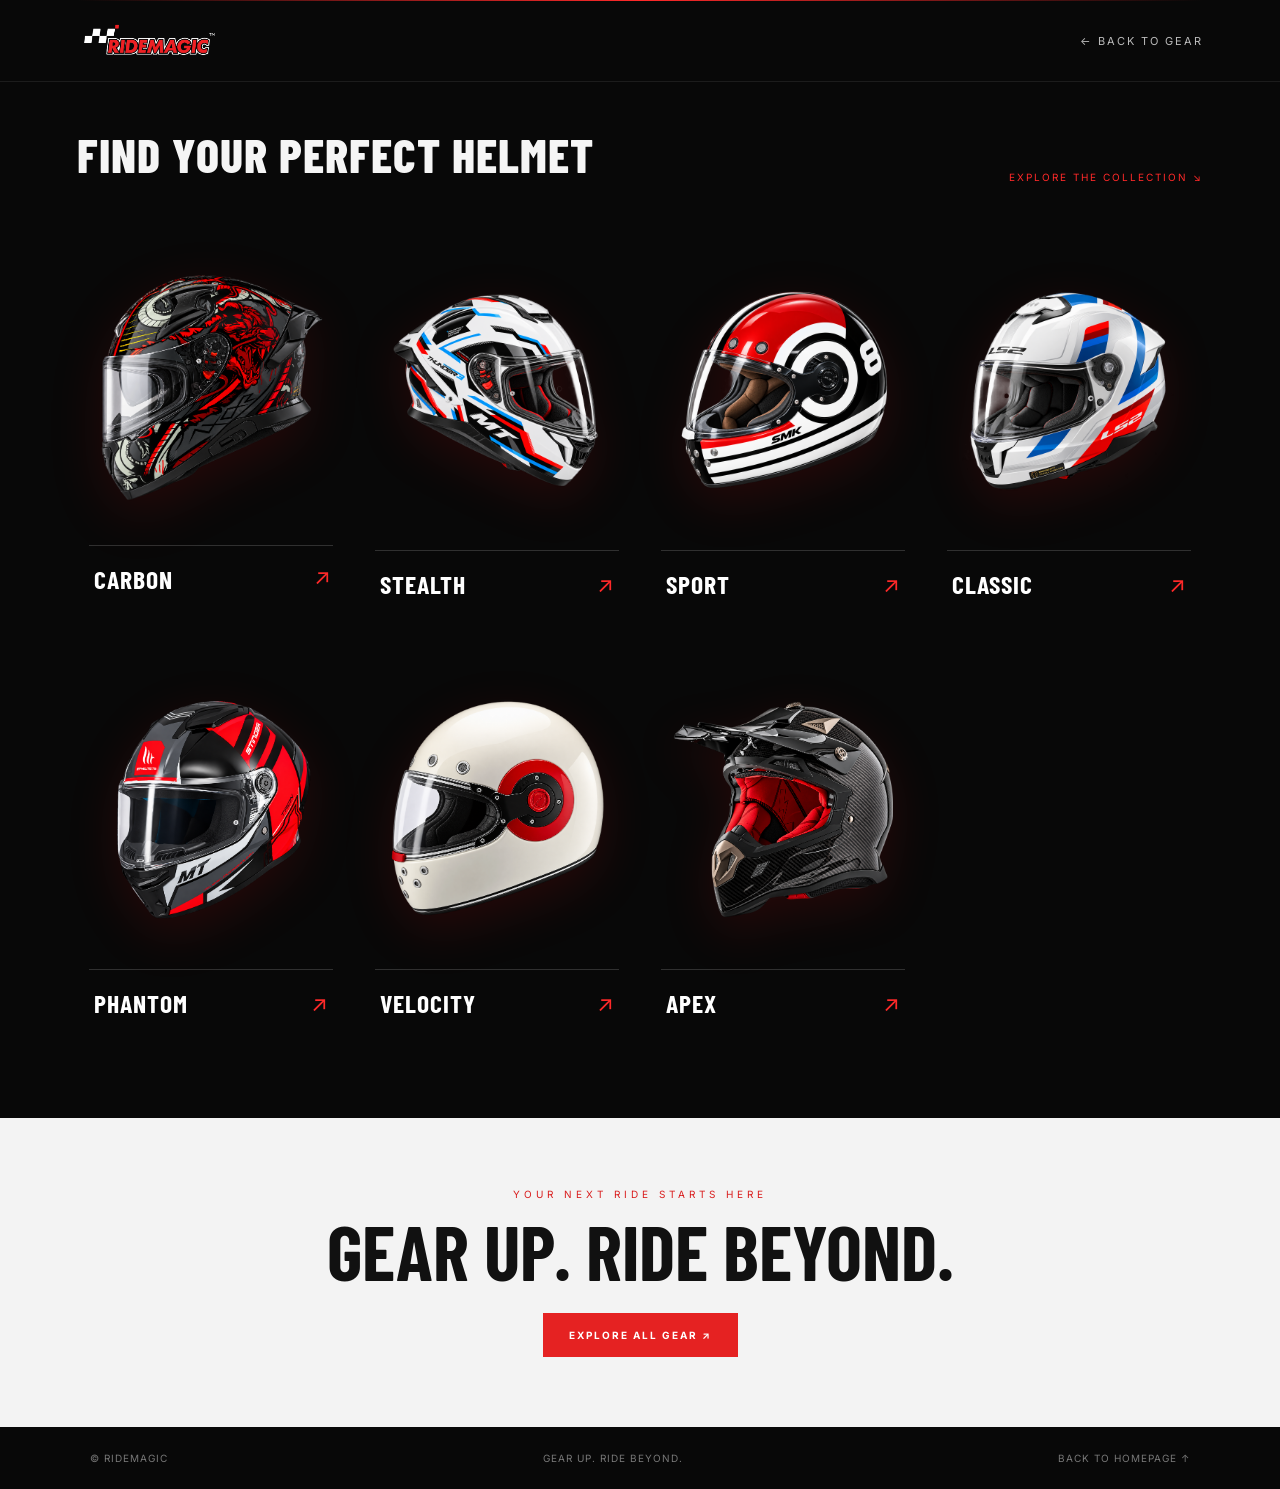
<file: helmets.html>
<!DOCTYPE html>
<html lang="en">
<head>
  <meta charset="UTF-8">
  <meta name="viewport" content="width=device-width, initial-scale=1.0">
  <title>Helmet Collection | RideMagic</title>

  <link rel="preconnect" href="https://fonts.googleapis.com">
  <link href="https://fonts.googleapis.com/css2?family=Barlow+Condensed:wght@400;500;600;700;800;900&family=Inter:wght@400;500;600;700&display=swap" rel="stylesheet">

  <style>
    * {
      margin: 0;
      padding: 0;
      box-sizing: border-box;
    }

    :root {
      --red: #ff2929;
      --black: #080808;
      --white: #f5f5f5;
      --muted: #858585;
    }

    html {
      scroll-behavior: smooth;
    }

    body {
      background: var(--black);
      color: var(--white);
      font-family: 'Inter', sans-serif;
      overflow-x: hidden;
    }

    a {
      color: inherit;
      text-decoration: none;
    }

    button {
      font: inherit;
    }

    /* NAVIGATION */

    .helmet-nav {
      height: 82px;
      padding: 0 6%;
      display: flex;
      justify-content: space-between;
      align-items: center;
      border-bottom: 1px solid #ffffff15;
      position: absolute;
      inset: 0 0 auto;
      z-index: 10;
    }

    .helmet-logo img {
      width: 145px;
      display: block;
    }

    .back-link {
      font-size: 11px;
      letter-spacing: 2px;
      color: #bbb;
      transition: color .3s;
    }

    .back-link:hover {
      color: var(--red);
    }

    /* CINEMATIC HERO */

    .helmet-hero {
      min-height: 100svh;
      position: relative;
      isolation: isolate;
      display: grid;
      grid-template-columns: 0.85fr 1.4fr;
      align-items: center;
      padding: 115px 7% 55px;
      overflow: hidden;
      background:
        radial-gradient(ellipse at 70% 50%, #64111150 0%, transparent 43%),
        linear-gradient(120deg, #090909, #101010 55%, #080808);
    }

    .hero-grid {
      position: absolute;
      inset: 0;
      z-index: -1;
      opacity: .15;
      background-image:
        linear-gradient(#ffffff0b 1px, transparent 1px),
        linear-gradient(90deg, #ffffff0b 1px, transparent 1px);
      background-size: 65px 65px;
      mask-image: linear-gradient(to right, transparent, black);
    }

    .hero-copy {
      position: relative;
      z-index: 2;
      animation: textReveal .8s ease both;
    }

    .eyebrow {
      color: var(--red);
      font-size: 10px;
      letter-spacing: 4px;
      font-weight: 700;
      margin-bottom: 24px;
    }

    .hero-copy h1 {
      font-family: 'Barlow Condensed', sans-serif;
      font-size: clamp(68px, 8.5vw, 128px);
      line-height: .79;
      text-transform: uppercase;
      font-weight: 900;
      letter-spacing: -2px;
    }

    .hero-copy h1 span {
      color: var(--red);
      display: block;
    }

    .hero-description {
      max-width: 310px;
      margin-top: 28px;
      color: #999;
      font-size: 12px;
      line-height: 1.9;
    }

    .hero-cta {
      display: inline-flex;
      align-items: center;
      gap: 22px;
      margin-top: 30px;
      padding: 15px 20px;
      background: var(--red);
      font-size: 10px;
      letter-spacing: 2px;
      font-weight: 700;
      transition: background .3s, transform .3s;
    }

    .hero-cta:hover {
      background: #d91515;
      transform: translateY(-3px);
    }

    .hero-visual {
      position: relative;
      display: flex;
      justify-content: center;
      align-items: center;
      min-width: 0;
    }

    .orbit {
      position: absolute;
      width: min(42vw, 560px);
      aspect-ratio: 1;
      border: 1px solid #ffffff15;
      border-radius: 50%;
      animation: orbitPulse 5s ease-in-out infinite;
    }

    .orbit::before,
    .orbit::after {
      content: "";
      position: absolute;
      border: 1px solid #ff292925;
      border-radius: 50%;
      inset: 9%;
    }

    .orbit::after {
      inset: 20%;
      border-color: #ffffff10;
    }

    .red-light {
      position: absolute;
      width: 70%;
      aspect-ratio: 1;
      background: #ff1717;
      filter: blur(100px);
      opacity: .15;
      border-radius: 50%;
      transition: opacity .5s;
    }

    .featured-helmet {
      position: relative;
      width: 112%;
      max-width: 760px;
      height: clamp(300px, 47vw, 620px);
      object-fit: contain;
      z-index: 2;
      filter: drop-shadow(0 35px 45px #000);
      transform: translateY(15px);
      animation: helmetFloat 5s ease-in-out infinite;
      transition: opacity .25s, filter .4s;
    }

    .hero-visual:hover .red-light {
      opacity: .28;
    }

    .image-number {
      position: absolute;
      right: 0;
      bottom: 8%;
      font-family: 'Barlow Condensed', sans-serif;
      font-size: 18px;
      color: #777;
      letter-spacing: 3px;
    }

    .image-number span {
      color: var(--red);
    }

    .vertical-label {
      position: absolute;
      right: 3%;
      top: 44%;
      writing-mode: vertical-rl;
      font-size: 9px;
      letter-spacing: 4px;
      color: #777;
    }

    /* SELECTOR */


/* DARK PREMIUM HELMET GALLERY */

.selector-section {
  min-height: 100vh;
  padding: 125px 6% 80px;
  background: #080808;
  color: #f5f5f5;
  position: relative;
  overflow: hidden;
}

.selector-section::before {
  content: "";
  position: absolute;
  top: 0;
  left: 6%;
  right: 6%;
  height: 1px;
  background: linear-gradient(90deg, transparent, #ff2929, transparent);
}

.selector-top {
  display: flex;
  justify-content: space-between;
  align-items: end;
  gap: 20px;
  margin-bottom: 35px;
}

.selector-top p {
  color: #f5f5f5;
  font-family: 'Barlow Condensed', sans-serif;
  font-size: clamp(30px, 4vw, 48px);
  font-weight: 800;
  letter-spacing: 1px;
}

.selector-top span {
  color: #ff2929;
  font-size: 10px;
  letter-spacing: 2px;
}

.helmet-selectors {
  display: grid;
  grid-template-columns: repeat(4, minmax(0, 1fr));
  gap: 18px;
}

.helmet-option {
  position: relative;
  min-width: 0;
  padding: 12px;
  cursor: pointer;
  text-align: left;
  color: #fff;
  background: #111;
  border: 1px solid #292929;
  transition: transform .35s ease, border-color .35s ease,
              background .35s ease;
}

.helmet-option:hover,
.helmet-option.active {
  transform: translateY(-5px);
  border-color: #ff2929;
  background: #171111;
}

.helmet-option img {
  display: block;
  width: 100%;
  height: clamp(220px, 25vw, 340px);
  object-fit: contain;
  padding: 12px;
  background: radial-gradient(
    ellipse at center,
    #303030 0%,
    #191919 55%,
    #111111 100%
  );
  filter: drop-shadow(0 15px 20px #000);
  transition: transform .4s ease, filter .4s ease;
}

.helmet-option:hover img,
.helmet-option.active img {
  transform: scale(1.06);
}

.option-bottom {
  display: flex;
  justify-content: space-between;
  align-items: center;
  gap: 8px;
  padding: 17px 5px 8px;
  border-top: 1px solid #303030;
}

.option-name {
  font-family: 'Barlow Condensed', sans-serif;
  font-size: clamp(21px, 2vw, 28px);
  font-weight: 700;
  text-transform: uppercase;
  letter-spacing: 1px;
}

.option-arrow {
  color: #ff2929;
  font-size: 22px;
  transition: transform .3s ease;
}

.helmet-option:hover .option-arrow,
.helmet-option.active .option-arrow {
  transform: translate(3px, -3px);
}

@media (max-width: 760px) {
  .selector-section {
    padding: 100px 5% 50px;
  }

  .selector-top {
    align-items: start;
    flex-direction: column;
    margin-bottom: 24px;
  }

  .helmet-selectors {
    grid-template-columns: repeat(2, minmax(0, 1fr));
    gap: 12px;
  }

  .helmet-option img {
    height: 165px;
  }

  .option-name {
    font-size: 22px;
  }
}

@media (max-width: 380px) {
  .helmet-option img {
    height: 125px;
  }
}


/* CINEMATIC HELMET SHOWROOM */

.helmet-showroom {
  min-height: 100svh;
  position: relative;
  isolation: isolate;
  overflow: hidden;
  display: grid;
  grid-template-columns: 1fr 1.2fr;
  grid-template-rows: auto 1fr auto;
  align-items: center;
  gap: 20px;
  padding: 120px 7% 45px;
  background:
    radial-gradient(ellipse at 70% 50%, #57131370, transparent 48%),
    linear-gradient(135deg, #080808, #151111 55%, #080808);
}

.showroom-grain {
  position: absolute;
  inset: 0;
  z-index: -1;
  opacity: .12;
  pointer-events: none;
  background-image: repeating-linear-gradient(
    0deg, transparent, transparent 3px, #ffffff08 4px
  );
}

.showroom-light {
  position: absolute;
  z-index: -1;
  width: 40vw;
  aspect-ratio: 1;
  right: 12%;
  top: 20%;
  border-radius: 50%;
  background: #ff2020;
  filter: blur(130px);
  opacity: .12;
}

.showroom-ring {
  position: absolute;
  z-index: -1;
  border: 1px solid #ffffff12;
  border-radius: 50%;
  aspect-ratio: 1;
  pointer-events: none;
}

.ring-one {
  width: 48vw;
  right: 7%;
  top: 15%;
}

.ring-two {
  width: 36vw;
  right: 13%;
  top: 21%;
  border-color: #ff292925;
}

.showroom-top {
  position: absolute;
  top: 105px;
  left: 7%;
  right: 7%;
  display: flex;
  justify-content: space-between;
  gap: 12px;
  color: #888;
  font-size: 9px;
  letter-spacing: 2px;
}

.showroom-heading {
  position: relative;
  z-index: 2;
  grid-column: 1;
  grid-row: 2;
}

.showroom-heading > span {
  display: block;
  color: var(--red);
  font-size: 10px;
  font-weight: 700;
  letter-spacing: 3px;
  margin-bottom: 22px;
}

.showroom-heading h1 {
  font-family: 'Barlow Condensed', sans-serif;
  font-size: clamp(55px, 7vw, 105px);
  line-height: .84;
  font-weight: 900;
  letter-spacing: -1px;
}

.showroom-heading h1 em {
  color: var(--red);
  font-style: normal;
}

.showroom-product {
  position: relative;
  grid-column: 2;
  grid-row: 1 / 4;
  min-width: 0;
  display: flex;
  justify-content: center;
  align-items: center;
}

.product-halo {
  position: absolute;
  width: 75%;
  aspect-ratio: 1;
  border-radius: 50%;
  background: #ff2020;
  filter: blur(100px);
  opacity: .12;
}

.showroom-helmet {
  position: relative;
  z-index: 1;
  width: 115%;
  max-width: 760px;
  height: clamp(300px, 48vw, 600px);
  object-fit: contain;
  filter: drop-shadow(0 35px 45px #000);
  animation: helmetFloat 5s ease-in-out infinite;
  transition: opacity .25s, filter .3s;
}

.product-index {
  position: absolute;
  right: 0;
  bottom: 9%;
  color: #888;
  font-family: 'Barlow Condensed', sans-serif;
  font-size: 20px;
  letter-spacing: 2px;
}

.product-index span,
.product-index b {
  color: var(--red);
}

.showroom-caption {
  grid-column: 1 / 3;
  grid-row: 3;
  display: flex;
  align-items: center;
  gap: 18px;
  padding-top: 22px;
  border-top: 1px solid #ffffff20;
}

.caption-line {
  width: 35px;
  height: 2px;
  background: var(--red);
  flex-shrink: 0;
}

.caption-title {
  font-size: 10px;
  letter-spacing: 2px;
  font-weight: 700;
}

.caption-description {
  margin-top: 7px;
  color: #888;
  font-size: 11px;
}

.showroom-link {
  margin-left: auto;
  color: #ddd;
  font-size: 9px;
  letter-spacing: 1.5px;
  white-space: nowrap;
}

.showroom-link span {
  color: var(--red);
  margin-left: 8px;
}

.showroom-bottom-line {
  display: none;
}

@media (max-width: 760px) {
  .helmet-showroom {
    min-height: auto;
    grid-template-columns: 1fr;
    grid-template-rows: auto auto auto;
    gap: 15px;
    padding: 145px 6% 30px;
  }

  .showroom-top {
    top: 100px;
    left: 6%;
    right: 6%;
    font-size: 7px;
    letter-spacing: 1px;
  }

  .showroom-heading {
    grid-column: 1;
    grid-row: 1;
  }

  .showroom-heading h1 {
    font-size: clamp(60px, 15vw, 95px);
  }

  .showroom-product {
    grid-column: 1;
    grid-row: 2;
    min-height: 300px;
  }

  .showroom-helmet {
    width: 110%;
    height: 320px;
  }

  .ring-one {
    width: 85vw;
    right: 5%;
    top: 35%;
  }

  .ring-two {
    width: 65vw;
    right: 15%;
    top: 40%;
  }

  .showroom-caption {
    grid-column: 1;
    grid-row: 3;
    flex-wrap: wrap;
    gap: 12px;
  }

  .showroom-link {
    margin-left: 0;
    width: 100%;
    padding-top: 8px;
  }

  .product-index {
    right: 2%;
    bottom: 4%;
  }
}


    /* IMAGE STORY */

    .image-story {
      position: relative;
      min-height: 72vh;
      overflow: hidden;
      display: flex;
      align-items: flex-end;
      padding: 7%;
      background:
        linear-gradient(0deg, #050505 0%, #05050530 70%),
        radial-gradient(ellipse at 70% 35%, #5b1111 0%, #171010 35%, #090909 75%);
    }

    .story-lines {
      position: absolute;
      width: 48vw;
      height: 48vw;
      max-height: 600px;
      max-width: 600px;
      border: 1px solid #ffffff12;
      border-radius: 50%;
      top: -15%;
      right: -3%;
      box-shadow: 0 0 0 60px #ffffff05, 0 0 0 120px #ffffff03;
    }

    .story-copy {
      position: relative;
      z-index: 2;
    }

    .story-copy p {
      color: var(--red);
      font-size: 10px;
      letter-spacing: 4px;
      margin-bottom: 16px;
    }

    .story-copy h2 {
      font-family: 'Barlow Condensed', sans-serif;
      text-transform: uppercase;
      font-size: clamp(48px, 8vw, 105px);
      line-height: .88;
      font-weight: 900;
    }

    .story-copy h2 span {
      color: #777;
    }

    .story-copy div {
      max-width: 370px;
      margin-top: 22px;
      color: #999;
      font-size: 12px;
      line-height: 1.9;
    }

    /* BOTTOM CTA */

    .helmet-footer-cta {
      padding: 70px 7%;
      text-align: center;
      background: #f3f3f3;
      color: #111;
    }

    .helmet-footer-cta p {
      color: #d91d1d;
      font-size: 10px;
      letter-spacing: 4px;
      margin-bottom: 15px;
    }

    .helmet-footer-cta h2 {
      font-family: 'Barlow Condensed', sans-serif;
      font-size: clamp(40px, 6vw, 76px);
      line-height: .95;
      text-transform: uppercase;
    }

    .footer-button {
      display: inline-block;
      margin-top: 26px;
      padding: 16px 26px;
      color: white;
      background: #e52222;
      font-size: 10px;
      font-weight: 700;
      letter-spacing: 2px;
      transition: background .3s;
    }

    .footer-button:hover {
      background: #111;
    }

    .page-footer {
      padding: 25px 7%;
      display: flex;
      justify-content: space-between;
      gap: 15px;
      flex-wrap: wrap;
      color: #777;
      font-size: 10px;
      letter-spacing: 1px;
    }

    /* ANIMATIONS */

    @keyframes helmetFloat {
      0%, 100% { transform: translateY(15px) rotate(-2deg); }
      50% { transform: translateY(-8px) rotate(1deg); }
    }

    @keyframes orbitPulse {
      0%, 100% { transform: scale(.97); opacity: .65; }
      50% { transform: scale(1.03); opacity: 1; }
    }

    @keyframes textReveal {
      from { opacity: 0; transform: translateY(22px); }
      to { opacity: 1; transform: translateY(0); }
    }

    .reveal {
      opacity: 0;
      transform: translateY(35px);
      transition: opacity .8s ease, transform .8s ease;
    }

    .reveal.visible {
      opacity: 1;
      transform: translateY(0);
    }

    @media (prefers-reduced-motion: reduce) {
      *, *::before, *::after {
        animation-duration: .01ms !important;
        transition-duration: .01ms !important;
        scroll-behavior: auto !important;
      }
    }

    /* MOBILE */

    @media (max-width: 760px) {
      .helmet-nav {
        height: 68px;
        padding: 0 5%;
      }

      .helmet-logo img {
        width: 115px;
      }

      .back-link {
        font-size: 9px;
        letter-spacing: 1px;
      }

      .helmet-hero {
        min-height: auto;
        padding: 125px 6% 35px;
        grid-template-columns: 1fr;
        gap: 5px;
      }

      .hero-copy h1 {
        font-size: clamp(68px, 18vw, 110px);
      }

      .hero-description {
        margin-top: 20px;
      }

      .hero-cta {
        margin-top: 20px;
      }

      .hero-visual {
        min-height: 320px;
      }

      .featured-helmet {
        width: 115%;
        height: 340px;
      }

      .orbit {
        width: 80vw;
      }

      .vertical-label {
        right: 0;
      }

      .image-number {
        bottom: 1%;
      }

      .selector-section {
        padding: 24px 5% 32px;
      }

      .helmet-selectors {
        grid-template-columns: repeat(2, minmax(0, 1fr));
        gap: 10px;
      }

     
/* Smooth entrance animation */
@keyframes helmetReveal {
  from {
    opacity: 0;
    transform: translateY(45px);
  }
  to {
    opacity: 1;
    transform: translateY(0);
  }
}

.helmet-option {
  animation: helmetReveal 0.8s ease both;
}

.helmet-option:nth-child(2) {
  animation-delay: 0.15s;
}

.helmet-option:nth-child(3) {
  animation-delay: 0.3s;
}

.helmet-option:nth-child(4) {
  animation-delay: 0.45s;
}

/* Gentle floating helmet images */
@keyframes helmetFloat {
  0%, 100% {
    transform: translateY(0);
  }
  50% {
    transform: translateY(-10px);
  }
}

.helmet-option img {
  animation: helmetFloat 4s ease-in-out infinite;
}

.helmet-option:nth-child(2) img {
  animation-delay: 0.5s;
}

.helmet-option:nth-child(3) img {
  animation-delay: 1s;
}

.helmet-option:nth-child(4) img {
  animation-delay: 1.5s;
}

/* Pause floating when hovering */
.helmet-option:hover img {
  animation-play-state: paused;
  transform: scale(1.06);
}


      .image-story {
        min-height: 55vh;
        padding: 12% 6%;
      }

      .story-lines {
        width: 90vw;
        height: 90vw;
        right: -30%;
        top: 0;
      }

      .helmet-footer-cta {
        padding: 55px 6%;
      }

      .page-footer {
        padding: 22px 5%;
      }
    }
    
/* Remove the boxed appearance */
.helmet-option {
  background: transparent !important;
  border: none !important;
  border-radius: 0 !important;
  box-shadow: none !important;
  overflow: visible;
  transition: transform 0.4s ease;
}

/* Keep helmets floating freely */
.helmet-option img {
  background: transparent !important;
  border: none !important;
  box-shadow: none !important;
  filter: drop-shadow(0 15px 25px rgba(255, 20, 20, 0.12));
  transition: filter 0.4s ease, transform 0.4s ease;
}

/* Hover effect */
.helmet-option:hover {
  transform: translateY(-8px);
}

.helmet-option:hover img {
  filter: drop-shadow(0 12px 30px rgba(255, 25, 25, 0.5));
  transform: scale(1.06);
}

/* Keep the gallery background seamless */
.selector-section {
  background: #080808;
}

  </style>
</head>

<body>

  <header class="helmet-nav">
    <a href="index.html" class="helmet-logo">
      <img src="ASSETS/ridemagic-logo.png" alt="RideMagic">
    </a>
    <a href="index.html#gear" class="back-link">← BACK TO GEAR</a>
  </header>

  <main>
   




    <section class="selector-section" id="helmet-selector">
      
        <div class="selector-top">
        <p>FIND YOUR PERFECT HELMET</p>
        <span>EXPLORE THE COLLECTION ↘</span>
        </div>

      <div class="helmet-selectors">
        <button class="helmet-option active"
          data-image="ASSETS/helmet-carbon.png"
          data-name="Carbon Series"
          data-number="01"
          data-description="Bold looks. A racing-inspired attitude.">
          <img src="ASSETS/helmet-carbon.png" alt="Carbon helmet">
          <div class="option-bottom">
            <span class="option-name">Carbon</span>
            <span class="option-arrow">↗</span>
          </div>
        </button>

        <button class="helmet-option"
          data-image="ASSETS/helmet-black.png"
          data-name="Stealth Series"
          data-number="02"
          data-description="Clean lines. Dark attitude. Made to stand out.">
          <img src="ASSETS/helmet-black.png" alt="Black motorcycle helmet">
          <div class="option-bottom">
            <span class="option-name">Stealth</span>
            <span class="option-arrow">↗</span>
          </div>
        </button>

        <button class="helmet-option"
          data-image="ASSETS/helmet-sport.png"
          data-name="Sport Series"
          data-number="03"
          data-description="A sporty look for riders who love the rush.">
          <img src="ASSETS/helmet-sport.png" alt="Sport motorcycle helmet">
          <div class="option-bottom">
            <span class="option-name">Sport</span>
            <span class="option-arrow">↗</span>
          </div>
        </button>

        <button class="helmet-option"
          data-image="ASSETS/ls2 helmet.png"
          data-name="Classic Series"
          data-number="04"
          data-description="Distinctive design for your next adventure.">
          <img src="ASSETS/ls2 helmet.png" alt="LS2 motorcycle helmet">
          <div class="option-bottom">
            <span class="option-name">Classic</span>
            <span class="option-arrow">↗</span>
          </div>
        </button>
        <button class="helmet-option"
          data-image="ASSETS/helmet -1.png"
          data-name="Bold, mysterious look"
          data-number="04"
          data-description="Distinctive design for your next adventure.">
          <img src="ASSETS/helmet -1.png" alt="Bold, mysterious look">
          <div class="option-bottom">
            <span class="option-name">Phantom</span>
            <span class="option-arrow">↗</span>
          </div>
        </button>
        <button class="helmet-option"
          data-image="ASSETS/helmet -2.png"
          data-name="Speed-inspired"
          data-number="04"
          data-description="Distinctive design for your next adventure.">
          <img src="ASSETS/helmet -2.png" alt="Speed-inspired">
          <div class="option-bottom">
            <span class="option-name">Velocity</span>
            <span class="option-arrow">↗</span>
          </div>
        </button>
         <button class="helmet-option"
          data-image="ASSETS/helmet -3.png"
          data-name="Apex-inspired"
          data-number="04"
          data-description="Distinctive design for your next adventure.">
          <img src="ASSETS/helmet -3.png" alt="Apex-inspired">
          <div class="option-bottom">
            <span class="option-name">Apex</span>
            <span class="option-arrow">↗</span>
          </div>
        </button>

      </div>
    </section>

    

    <section class="helmet-footer-cta">
      <p>YOUR NEXT RIDE STARTS HERE</p>
      <h2>GEAR UP. RIDE BEYOND.</h2>
      <a href="index.html#gear" class="footer-button">EXPLORE ALL GEAR ↗</a>
    </section>
  </main>

  <footer class="page-footer">
    <span>© RIDEMAGIC</span>
    <span>GEAR UP. RIDE BEYOND.</span>
    <a href="index.html">BACK TO HOMEPAGE ↑</a>
  </footer>

  <script>
    const featuredHelmet = document.getElementById('featuredHelmet');
    const currentNumber = document.getElementById('currentNumber');
    const options = document.querySelectorAll('.helmet-option');
    const heroVisual = document.getElementById('heroVisual');

    options.forEach((option) => {
      option.addEventListener('click', () => {
        if (option.classList.contains('active')) return;

        options.forEach((item) => item.classList.remove('active'));
        option.classList.add('active');

        featuredHelmet.style.opacity = '0';
        featuredHelmet.style.filter = 'blur(8px)';

        setTimeout(() => {
          featuredHelmet.src = option.dataset.image;
          featuredHelmet.alt = option.dataset.name + ' motorcycle helmet';
          currentNumber.textContent = option.dataset.number;

          featuredHelmet.onload = () => {
            featuredHelmet.style.opacity = '1';
            featuredHelmet.style.filter = 'drop-shadow(0 35px 45px #000)';
          };

          if (featuredHelmet.complete && featuredHelmet.naturalWidth > 0) {
            featuredHelmet.style.opacity = '1';
            featuredHelmet.style.filter = 'drop-shadow(0 35px 45px #000)';
          }
        }, 220);
      });
    });

    // Reveal the image-story section as it enters the screen.
    const revealObserver = new IntersectionObserver((entries) => {
      entries.forEach((entry) => {
        if (entry.isIntersecting) {
          entry.target.classList.add('visible');
          revealObserver.unobserve(entry.target);
        }
      });
    }, { threshold: 0.15 });

    document.querySelectorAll('.reveal').forEach((section) => {
      revealObserver.observe(section);
    });

    // Subtle mouse movement on desktop.
    if (window.matchMedia('(hover: hover) and (pointer: fine)').matches) {
      heroVisual.addEventListener('mousemove', (event) => {
        const rect = heroVisual.getBoundingClientRect();
        const x = (event.clientX - rect.left) / rect.width - 0.5;
        const y = (event.clientY - rect.top) / rect.height - 0.5;

        featuredHelmet.style.transform =
          `translate(${x * 12}px, ${y * 12}px) rotate(${x * 4}deg)`;
      });

      heroVisual.addEventListener('mouseleave', () => {
        featuredHelmet.style.transform = '';
      });
    }
  </script>

</body>
</html>
</file>
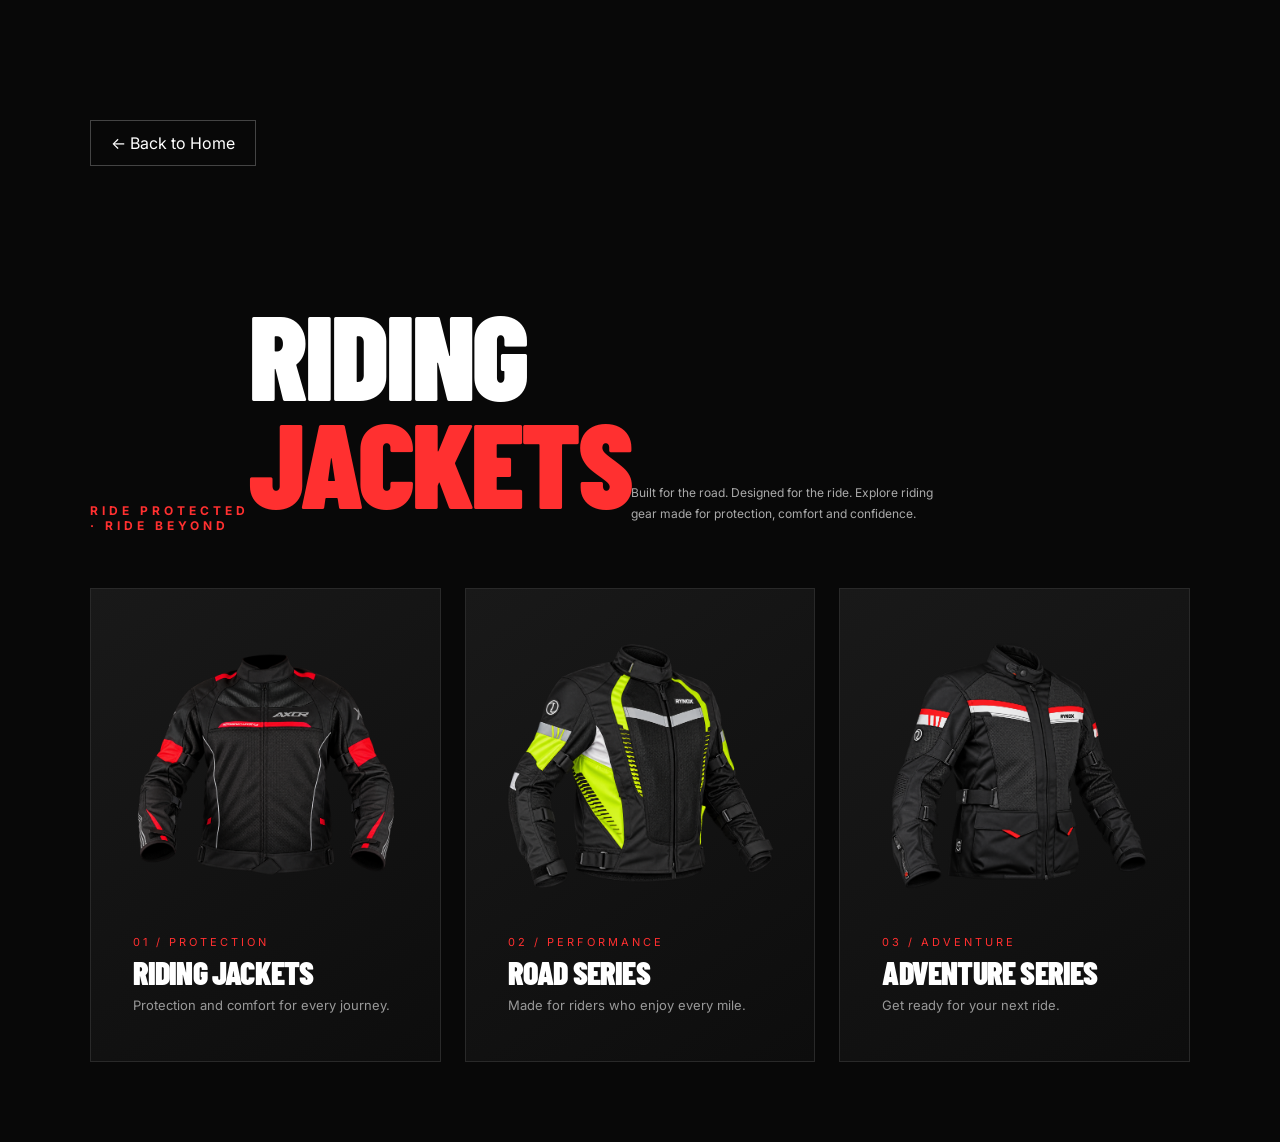
<file: jackets.html>
<!DOCTYPE html>
<html lang="en">
<head>
    <meta charset="UTF-8">
    <meta name="viewport" content="width=device-width, initial-scale=1.0">
    <title>Riding Jackets | RideMagic</title>

    <link rel="preconnect" href="https://fonts.googleapis.com">
    <link href="https://fonts.googleapis.com/css2?family=Barlow+Condensed:wght@500;600;700;800&family=Inter:wght@400;500;600;700&display=swap" rel="stylesheet">

    <link rel="stylesheet" href="style.css">
    <style>
        .gear-page {
            min-height: 100vh;
            background: #080808;
            color: #fff;
            padding: 120px 7% 80px;
            font-family: 'Inter', sans-serif;
            overflow: hidden;
        }

        .gear-heading {
            max-width: 850px;
            margin-bottom: 55px;
            animation: gearReveal 1s ease both;
        }

        .gear-eyebrow {
            color: #ff3030;
            letter-spacing: 4px;
            font-size: 12px;
            font-weight: 700;
            text-transform: uppercase;
        }

        .gear-heading h1 {
            font-family: 'Barlow Condensed', sans-serif;
            font-size: clamp(60px, 10vw, 120px);
            line-height: .9;
            text-transform: uppercase;
            margin: 18px 0;
        }

        .gear-heading h1 span {
            color: #ff3030;
        }

        .gear-heading p {
            color: #aaa;
            line-height: 1.8;
            max-width: 520px;
        }

        .gear-grid {
            display: grid;
            grid-template-columns: repeat(3, minmax(0, 1fr));
            gap: 24px;
        }

        .gear-card {
            position: relative;
            min-height: 420px;
            background: linear-gradient(145deg, #191919, #0d0d0d);
            border: 1px solid #292929;
            overflow: hidden;
            transition: transform .45s ease, border-color .45s ease;
            animation: gearReveal .8s ease both;
        }

        .gear-card:nth-child(2) {
            animation-delay: .15s;
        }

        .gear-card:nth-child(3) {
            animation-delay: .3s;
        }

        .gear-card:hover {
            transform: translateY(-10px);
            border-color: #ff3030;
        }

        .gear-card img {
            width: 100%;
            height: 320px;
            object-fit: contain;
            padding: 24px;
            transition: transform .6s ease, filter .6s ease;
        }

        .gear-card:hover img {
            transform: scale(1.08) rotate(-2deg);
            filter: drop-shadow(0 10px 25px #ff303033);
        }

        .gear-card-info {
            padding: 0 25px 28px;
        }

        .gear-card-info span {
            color: #ff3030;
            font-size: 11px;
            letter-spacing: 3px;
            text-transform: uppercase;
        }

        .gear-card-info h2 {
            font-family: 'Barlow Condensed', sans-serif;
            font-size: 32px;
            text-transform: uppercase;
            margin: 8px 0;
        }

        .gear-card-info p {
            color: #999;
            font-size: 13px;
            line-height: 1.7;
        }

        .gear-back {
            display: inline-block;
            color: #fff;
            text-decoration: none;
            border: 1px solid #444;
            padding: 12px 20px;
            margin-bottom: 45px;
            transition: .3s ease;
        }

        .gear-back:hover {
            background: #ff3030;
            border-color: #ff3030;
        }

        @keyframes gearReveal {
            from {
                opacity: 0;
                transform: translateY(35px);
            }
            to {
                opacity: 1;
                transform: translateY(0);
            }
        }

        @media (max-width: 850px) {
            .gear-grid {
                grid-template-columns: repeat(2, minmax(0, 1fr));
            }
        }

        @media (max-width: 560px) {
            .gear-page {
                padding: 100px 5% 50px;
            }

            .gear-grid {
                grid-template-columns: 1fr;
            }

            .gear-card {
                min-height: 360px;
            }

            .gear-card img {
                height: 280px;
            }
        }
    </style>
</head>

<body>
    <main class="gear-page">
        <a class="gear-back" href="index.html">← Back to Home</a>

        <header class="gear-heading">
            <span class="gear-eyebrow">Ride Protected · Ride Beyond</span>
            <h1>Riding <span>Jackets</span></h1>
            <p>
                Built for the road. Designed for the ride.
                Explore riding gear made for protection, comfort and confidence.
            </p>
        </header>

        <section class="gear-grid">
            <article class="gear-card">
                <img src="ASSETS/jacket-1.png" alt="Riding jacket">
                <div class="gear-card-info">
                    <span>01 / Protection</span>
                    <h2>Riding Jackets</h2>
                    <p>Protection and comfort for every journey.</p>
                </div>
            </article>

            <article class="gear-card">
                <img src="ASSETS/jacket-2.png" alt="Riding jacket for road use">
                <div class="gear-card-info">
                    <span>02 / Performance</span>
                    <h2>Road Series</h2>
                    <p>Made for riders who enjoy every mile.</p>
                </div>
            </article>

            <article class="gear-card">
                <img src="ASSETS/jacket-3.png" alt="Motorcycle protective jacket">
                <div class="gear-card-info">
                    <span>03 / Adventure</span>
                    <h2>Adventure Series</h2>
                    <p>Get ready for your next ride.</p>
                </div>
            </article>
        </section>
    </main>
</body>
</html>
</file>
<file: style.css>
:root {
  --bg: #08090b;
  --panel: #111316;
  --red: #ed2024;
  --white: #f4f3ef;
  --muted: #a2a3a5;
  --line: rgba(255, 255, 255, 0.13);
  --display: "Barlow Condensed", Impact, sans-serif;
  --body: "Inter", Arial, sans-serif;
}

* {
  box-sizing: border-box;
  margin: 0;
  padding: 0;
}

html {
  scroll-behavior: smooth;
  background: var(--bg);
}

body {
  background: var(--bg);
  color: var(--white);
  font-family: var(--body);
  overflow-x: hidden;
}

a {
  color: inherit;
  text-decoration: none;
}

button {
  font: inherit;
}

.red {
  color: var(--red);
}

/* HEADER */

.site-header {
  height: 82px;
  position: absolute;
  top: 0;
  left: 0;
  right: 0;
  z-index: 30;
  display: flex;
  align-items: center;
  justify-content: space-between;
  padding: 0 5vw;
  border-bottom: 1px solid var(--line);
}

.brand {
  display: flex;
  align-items: center;
  gap: 9px;
  font-size: 15px;
  font-weight: 800;
  letter-spacing: 0.08em;
}

.brand-icon {
  display: grid;
  place-items: center;
  width: 34px;
  height: 34px;
  background: var(--red);
  color: white;
  font: 900 24px var(--display);
  transform: skew(-7deg);
}

.navigation {
  display: flex;
  gap: 35px;
  font-size: 12px;
  color: #c9c9c7;
}

.navigation a,
.footer a {
  transition: color 0.25s ease;
}

.navigation a:hover,
.footer a:hover {
  color: var(--red);
}

.header-button {
  border: 1px solid #555;
  padding: 12px 17px;
  font-size: 10px;
  text-transform: uppercase;
  letter-spacing: 0.07em;
}

.menu-toggle {
  display: none;
  color: white;
  background: none;
  border: 0;
  font-size: 25px;
  cursor: pointer;
}

/* HERO SECTION */

.hero {
  min-height: 760px;
  height: 100svh;
  max-height: 1100px;
  position: relative;
  display: flex;
  align-items: center;
  padding: 100px 7vw 90px;
  overflow: hidden;
}

.hero-grid {
  position: absolute;
  inset: 0;
  background-image:
    linear-gradient(rgba(255,255,255,.035) 1px, transparent 1px),
    linear-gradient(90deg, rgba(255,255,255,.035) 1px, transparent 1px);
  background-size: 75px 75px;
  mask-image: linear-gradient(90deg, black, transparent 90%);
}

.hero-content {
  width: 57%;
  position: relative;
  z-index: 4;
  padding-top: 20px;
}

.eyebrow {
  font-size: 10px;
  letter-spacing: 0.2em;
  font-weight: 700;
  color: #d3d3d0;
}

.live-dot {
  display: inline-block;
  width: 7px;
  height: 7px;
  border-radius: 50%;
  background: var(--red);
  margin-right: 10px;
  box-shadow: 0 0 12px var(--red);
}

h1,
h2,
h3 {
  font-family: var(--display);
  font-weight: 900;
  line-height: 0.88;
  letter-spacing: -0.025em;
}

.hero h1 {
  font-size: clamp(76px, 10.5vw, 158px);
  margin: 28px 0 24px;
  letter-spacing: -0.035em;
}

.hero h1 > span:first-of-type {
  color: var(--red);
}

.hero-description {
  max-width: 390px;
  color: #b8b9bb;
  font-size: 13px;
  line-height: 1.9;
}

.hero-actions {
  display: flex;
  align-items: center;
  gap: 28px;
  margin-top: 31px;
}

.button {
  display: inline-flex;
  align-items: center;
  justify-content: space-between;
  padding: 16px 20px;
  font-size: 10px;
  font-weight: 800;
  letter-spacing: 0.05em;
  text-transform: uppercase;
  transition: transform 0.3s, background 0.3s;
}

.button:hover {
  transform: translateY(-4px);
}

.button span {
  margin-left: 20px;
}

.button-red {
  background: var(--red);
  color: white;
}

.button-red:hover {
  background: #ff383d;
}

.text-link {
  font-size: 11px;
  color: #d0d0ce;
}

.hero-count {
  display: flex;
  align-items: center;
  gap: 13px;
  margin-top: 60px;
  color: #858689;
  font-size: 9px;
  letter-spacing: 0.15em;
}

.count-line {
  width: 48px;
  height: 1px;
  background: var(--red);
}

/* 3D-STYLE HELMET */

.visual-stage {
  position: absolute;
  right: 2%;
  top: 10%;
  width: 51%;
  height: 78%;
  min-height: 480px;
  display: grid;
  place-items: center;
  perspective: 1000px;
}

.orbit {
  position: absolute;
  width: min(40vw, 530px);
  height: min(40vw, 530px);
  border: 1px solid rgba(255,255,255,.14);
  border-radius: 50%;
  transform: rotateX(67deg) rotateZ(-20deg);
  animation: orbit 18s linear infinite;
}

.orbit-two {
  width: min(32vw, 420px);
  height: min(32vw, 420px);
  border-color: rgba(237,32,36,.45);
  animation-duration: 14s;
  animation-direction: reverse;
}

.orbit::after {
  content: "";
  position: absolute;
  top: 13%;
  left: 16%;
  width: 8px;
  height: 8px;
  border-radius: 50%;
  background: var(--red);
  box-shadow: 0 0 22px var(--red);
}

@keyframes orbit {
  to {
    transform: rotateX(67deg) rotateZ(340deg);
  }
}

.helmet-wrap {
  position: relative;
  width: 360px;
  height: 310px;
  transform-style: preserve-3d;
  animation: helmetFloat 5s ease-in-out infinite;
  filter: drop-shadow(0 35px 45px rgba(0,0,0,.65));
}

.helmet {
  position: absolute;
  inset: 0;
  transform: rotate(-10deg) rotateY(-17deg);
  transform-style: preserve-3d;
}

.helmet-shell {
  position: absolute;
  left: 25px;
  top: 23px;
  width: 300px;
  height: 235px;
  border-radius: 54% 48% 43% 47% / 55% 57% 35% 40%;
  background: linear-gradient(
    135deg,
    #f8f8f5 0%,
    #b9bab9 17%,
    #35373a 37%,
    #151719 62%,
    #050607 78%
  );
  border: 2px solid #8e9092;
  box-shadow:
    inset -24px -18px 30px #050607,
    inset 10px 9px 15px rgba(255,255,255,.75),
    12px 20px 0 rgba(0,0,0,.25);
  transform: rotate(-8deg);
}

.helmet-shell::after {
  content: "";
  position: absolute;
  inset: 8px 16px 12px 12px;
  border-radius: inherit;
  border-top: 2px solid rgba(255,255,255,.75);
  border-left: 1px solid rgba(255,255,255,.25);
}

.helmet-ridge {
  position: absolute;
  top: 29px;
  left: 108px;
  width: 145px;
  height: 28px;
  border-radius: 50%;
  background: linear-gradient(#fff, #666);
  transform: rotate(-9deg);
  opacity: 0.75;
}

.helmet-visor {
  position: absolute;
  left: 53px;
  top: 106px;
  width: 260px;
  height: 85px;
  border-radius: 48% 20% 45% 35% / 30% 24% 65% 65%;
  background: linear-gradient(160deg, #101a22, #020405 70%);
  border: 3px solid #8e9295;
  transform: rotate(-7deg);
  box-shadow:
    inset 0 3px 9px rgba(255,255,255,.45),
    0 8px 0 #1d1f21;
}

.helmet-shine {
  position: absolute;
  left: 80px;
  top: 117px;
  width: 150px;
  height: 9px;
  background: linear-gradient(90deg, transparent, rgba(255,255,255,.55), transparent);
  transform: rotate(-15deg);
  filter: blur(2px);
}

.helmet-mouth {
  position: absolute;
  left: 95px;
  top: 205px;
  width: 95px;
  height: 28px;
  border-radius: 6px 5px 22px 20px;
  background: repeating-linear-gradient(90deg, #090a0b 0 7px, #55575a 8px 10px);
  transform: rotate(-6deg);
  border: 1px solid #777;
}

.helmet-bolt {
  position: absolute;
  top: 189px;
  left: 69px;
  width: 12px;
  height: 12px;
  border-radius: 50%;
  background: linear-gradient(135deg, #eee, #444);
  border: 2px solid #222;
}

.helmet-logo {
  position: absolute;
  top: 75px;
  left: 220px;
  font: 900 italic 22px var(--display);
  color: var(--red);
  transform: rotate(-9deg);
  text-shadow: 0 2px #000;
}

.helmet-logo span {
  color: white;
}

.helmet-shadow {
  position: absolute;
  bottom: 0;
  left: 65px;
  width: 240px;
  height: 25px;
  border-radius: 50%;
  background: #000;
  filter: blur(18px);
  animation: shadowPulse 5s ease-in-out infinite;
}

@keyframes helmetFloat {
  0%, 100% { transform: translateY(0) rotate(-2deg); }
  50% { transform: translateY(-19px) rotate(2deg); }
}

@keyframes shadowPulse {
  0%, 100% { transform: scale(1); opacity: .55; }
  50% { transform: scale(.8); opacity: .3; }
}

.floating-label {
  position: absolute;
  font-size: 9px;
  letter-spacing: 0.14em;
  color: #a9aaad;
}

.floating-label span {
  color: var(--red);
  font-weight: 800;
  margin-right: 10px;
}

.label-top {
  top: 15%;
  right: 3%;
}

.label-bottom {
  bottom: 12%;
  left: 2%;
}

.cross {
  position: absolute;
  color: var(--red);
  font-size: 25px;
}

.cross-one { top: 22%; left: 10%; }
.cross-two { bottom: 22%; right: 12%; }

.stage-number {
  position: absolute;
  right: 8%;
  bottom: 7%;
  font: 900 85px var(--display);
  color: rgba(255,255,255,.05);
}

.hero-footer {
  position: absolute;
  bottom: 0;
  left: 0;
  right: 0;
  height: 55px;
  border-top: 1px solid var(--line);
  padding: 0 5vw;
  display: flex;
  align-items: center;
  justify-content: space-between;
  font-size: 9px;
  letter-spacing: 0.14em;
  color: #a1a2a4;
}

.hero-footer b {
  color: var(--red);
  margin-left: 8px;
}

/* MOVING TICKER */

.ticker {
  overflow: hidden;
  background: var(--red);
  color: white;
  padding: 18px 0;
  transform: rotate(-1.2deg) scale(1.02);
  position: relative;
  z-index: 4;
}

.ticker-track {
  display: flex;
  align-items: center;
  justify-content: space-around;
  gap: 35px;
  width: max-content;
  white-space: nowrap;
  animation: tickerMove 24s linear infinite;
  font: 800 20px var(--display);
}

.ticker-track b {
  font-size: 17px;
}

@keyframes tickerMove {
  to { transform: translateX(-33.333%); }
}

/* STORY SECTION */

.section-pad {
  padding: 120px 7vw;
}

.story {
  position: relative;
  overflow: hidden;
  background: #efeee9;
  color: #111214;
  min-height: 740px;
}

.section-label {
  display: flex;
  justify-content: space-between;
  border-bottom: 1px solid rgba(0,0,0,.2);
  padding-bottom: 18px;
  font-size: 9px;
  letter-spacing: .16em;
  font-weight: 700;
}

.story-layout {
  display: grid;
  grid-template-columns: 1.2fr .8fr;
  gap: 8%;
  padding-top: 85px;
  position: relative;
  z-index: 2;
}

.story h2,
.gear h2 {
  font-size: clamp(70px, 10vw, 140px);
}

.story h2 span {
  color: var(--red);
}

.story-copy {
  padding-top: 8px;
  max-width: 370px;
}

.story-copy h3 {
  font-size: 28px;
  text-transform: uppercase;
  margin-bottom: 16px;
}

.story-copy p {
  font-size: 13px;
  line-height: 2;
  color: #55565a;
}

.under-link {
  display: inline-block;
  margin-top: 28px;
  padding-bottom: 8px;
  border-bottom: 1px solid #111;
  font-size: 11px;
  font-weight: 700;
}

.road-graphic {
  position: absolute;
  bottom: -20px;
  left: 0;
  right: 0;
  height: 150px;
  overflow: hidden;
  transform: skewY(-5deg);
  background: linear-gradient(180deg, transparent, #deddd7);
}

.road-line {
  position: absolute;
  left: 0;
  right: 0;
  top: 48%;
  height: 3px;
  background: var(--red);
  opacity: .65;
}

.road-dashes {
  position: absolute;
  top: calc(48% - 4px);
  left: -100%;
  width: 200%;
  height: 11px;
  background: repeating-linear-gradient(
    90deg,
    transparent 0 65px,
    #f5f4ef 65px 125px,
    transparent 125px 180px
  );
  animation: roadMove 2s linear infinite;
}

@keyframes roadMove {
  to { transform: translateX(180px); }
}

.road-glow {
  position: absolute;
  right: 15%;
  top: 0;
  width: 100px;
  height: 100%;
  background: rgba(237,32,36,.12);
  filter: blur(30px);
}

.road-graphic > span {
  position: absolute;
  right: 7%;
  bottom: 22px;
  font: 800 13px var(--display);
  letter-spacing: .15em;
}

/* GEAR COLLECTION */

.gear {
  background: var(--bg);
}

.gear .section-label {
  border-color: var(--line);
  color: #b5b5b7;
}

.gear-heading {
  display: flex;
  justify-content: space-between;
  align-items: flex-end;
  margin: 70px 0 45px;
}

.gear h2 {
  font-size: clamp(65px, 8.5vw, 118px);
}

.gear h2 span {
  color: var(--red);
}

.gear-heading > p {
  font-size: 12px;
  line-height: 1.8;
  color: var(--muted);
  padding-bottom: 8px;
}

.gear-grid {
  display: grid;
  grid-template-columns: repeat(4, 1fr);
  gap: 13px;
}

.gear-card {
  background: var(--panel);
  border: 1px solid var(--line);
  padding: 17px;
  min-width: 0;
  overflow: hidden;
  transition: transform .35s, border-color .35s;
}

.gear-card:hover {
  transform: translateY(-10px);
  border-color: var(--red);
}

.card-index {
  font-size: 9px;
  color: #a7a8aa;
  letter-spacing: .13em;
}

.gear-art {
  height: 240px;
  display: grid;
  place-items: center;
  position: relative;
  overflow: hidden;
  background: radial-gradient(ellipse at 50% 65%, rgba(237,32,36,.13), transparent 65%);
}

.gear-art::after {
  content: "";
  position: absolute;
  inset: 15px;
  background: linear-gradient(135deg, rgba(255,255,255,.035), transparent 60%);
  border: 1px solid rgba(255,255,255,.04);
}

/* Helmet card */

.mini-helmet {
  position: relative;
  width: 150px;
  height: 125px;
  border-radius: 55% 45% 38% 42%;
  background: linear-gradient(135deg, #f5f5f2, #55585b 40%, #101113 70%);
  box-shadow: inset -15px -12px 18px #000, 8px 16px 20px #000;
  transform: rotate(-15deg);
  z-index: 1;
  transition: transform .5s;
}

.mini-helmet::before {
  content: "";
  position: absolute;
  left: 8px;
  right: -10px;
  top: 48px;
  height: 43px;
  background: linear-gradient(#252c30, #030405);
  border: 2px solid #888;
  border-radius: 45% 10% 40% 45%;
}

.mini-helmet i {
  position: absolute;
  top: 15px;
  left: 25px;
  width: 80px;
  height: 3px;
  background: white;
  opacity: .65;
  transform: rotate(-12deg);
}

.gear-card:hover .mini-helmet {
  transform: rotate(-8deg) translateY(-8px) scale(1.05);
}

/* Jacket card */

.jacket-shape {
  width: 125px;
  height: 170px;
  position: relative;
  background: linear-gradient(100deg, #222529, #090a0b 45%, #393b3d);
  clip-path: polygon(27% 0,43% 5%,57% 5%,73% 0,100% 18%,85% 45%,76% 39%,82% 100%,18% 100%,24% 39%,15% 45%,0 18%);
  filter: drop-shadow(0 15px 10px #000);
  z-index: 1;
  transition: transform .5s;
}

.jacket-shape::before {
  content: "";
  position: absolute;
  left: 50%;
  top: 8%;
  bottom: 0;
  width: 3px;
  background: #888;
}

.jacket-shape i {
  position: absolute;
  left: 25%;
  top: 35%;
  width: 50%;
  height: 5px;
  background: var(--red);
}

.jacket-shape b {
  position: absolute;
  left: 32%;
  top: 49%;
  width: 36%;
  height: 25%;
  border: 2px solid #555;
}

.gear-card:hover .jacket-shape {
  transform: translateY(-8px) rotate(3deg);
}

/* Gloves card */

.glove-shape {
  position: relative;
  width: 100px;
  height: 135px;
  background: linear-gradient(120deg, #4b4e51, #111214 65%);
  border-radius: 35% 25% 15% 20%;
  transform: rotate(20deg);
  z-index: 1;
  box-shadow: inset 6px 4px 8px #777, 8px 15px 15px #000;
  transition: transform .5s;
}

.glove-shape::before {
  content: "";
  position: absolute;
  left: 0;
  top: -43px;
  width: 22px;
  height: 70px;
  background: #242629;
  border-radius: 15px;
  transform: rotate(-8deg);
  box-shadow: 25px -6px 0 #343639, 50px 0 0 #242629, 73px 12px 0 #343639;
}

.glove-shape i {
  position: absolute;
  left: 15px;
  right: 15px;
  height: 3px;
  background: #777;
  top: 40px;
}

.glove-shape i:nth-child(2) { top: 52px; }
.glove-shape i:nth-child(3) { top: 64px; }
.glove-shape i:nth-child(4) { top: 85px; background: var(--red); }

.gear-card:hover .glove-shape {
  transform: rotate(12deg) translateY(-8px);
}

/* Boots card */

.boot-shape {
  position: relative;
  width: 100px;
  height: 155px;
  background: linear-gradient(110deg, #44474a, #0b0c0d 60%);
  clip-path: polygon(22% 0,70% 0,72% 55%,100% 75%,100% 92%,7% 92%,0 82%,18% 62%);
  filter: drop-shadow(10px 15px 12px #000);
  z-index: 1;
  transition: transform .5s;
}

.boot-shape::before {
  content: "";
  position: absolute;
  left: 20px;
  top: 30px;
  width: 58px;
  height: 4px;
  background: #777;
  box-shadow: 0 18px 0 #777, 0 36px 0 #777;
}

.boot-shape i {
  position: absolute;
  left: 0;
  right: 0;
  bottom: 8px;
  height: 8px;
  background: var(--red);
}

.gear-card:hover .boot-shape {
  transform: translateY(-8px) rotate(-4deg);
}

.card-bottom {
  display: flex;
  align-items: center;
  justify-content: space-between;
  border-top: 1px solid var(--line);
  padding-top: 16px;
}

.card-bottom h3 {
  font-size: 29px;
}

.card-bottom > span {
  color: var(--red);
  font-size: 21px;
}

/* FINAL SECTION */

.final-section {
  min-height: 650px;
  position: relative;
  display: grid;
  place-items: center;
  text-align: center;
  overflow: hidden;
  background: var(--red);
  padding: 100px 20px;
}

.giant-text {
  position: absolute;
  inset: 0;
  display: flex;
  flex-direction: column;
  justify-content: center;
  align-items: center;
  font: 900 clamp(150px, 28vw, 380px)/.7 var(--display);
  color: rgba(0,0,0,.08);
  letter-spacing: -.06em;
  transform: rotate(-8deg);
  white-space: nowrap;
}

.final-content {
  position: relative;
  z-index: 2;
}

.final-content .eyebrow {
  color: #ffe1e1;
}

.final-content h2 {
  font-size: clamp(52px, 8.7vw, 120px);
  margin: 28px 0 35px;
}

.final-content h2 span {
  color: #111;
}

.button-light {
  background: #f3f0e9;
  color: #111;
}

.button-light:hover {
  background: white;
}

/* FOOTER */

.footer {
  min-height: 105px;
  padding: 25px 5vw;
  display: flex;
  align-items: center;
  justify-content: space-between;
  gap: 20px;
  flex-wrap: wrap;
}

.footer > span,
.footer > a:not(.brand) {
  font-size: 9px;
  letter-spacing: .12em;
  color: #aaa;
}

.footer small {
  font-size: 9px;
  color: #777;
}

/* SCROLL REVEALS */

.reveal {
  opacity: 0;
  transform: translateY(35px);
}

.reveal.is-visible {
  opacity: 1;
  transform: translateY(0);
  transition: opacity .8s ease, transform .8s cubic-bezier(.2,.75,.25,1);
}

/* TABLETS */

@media (max-width: 900px) {
  .hero {
    min-height: 850px;
    height: auto;
    padding-top: 150px;
    align-items: flex-start;
  }

  .hero-content {
    width: 100%;
  }

  .visual-stage {
    right: -10%;
    top: 36%;
    width: 75%;
    height: 55%;
    opacity: .9;
  }

  .hero-description {
    max-width: 330px;
  }

  .hero-count {
    margin-top: 38px;
  }

  .gear-grid {
    grid-template-columns: repeat(2, 1fr);
  }

  .gear-art {
    height: 230px;
  }

  .story-layout {
    grid-template-columns: 1fr;
    gap: 35px;
  }

  .story-copy {
    max-width: 460px;
  }

  .story {
    min-height: 780px;
  }

  .gear-heading {
    align-items: flex-start;
    gap: 25px;
    flex-direction: column;
  }

  .gear-heading > p {
    align-self: flex-end;
  }
}

/* MOBILE */

@media (max-width: 560px) {
  .site-header {
    height: 70px;
    padding: 0 5vw;
  }

  .header-button {
    display: none;
  }

  .menu-toggle {
    display: block;
    position: relative;
    z-index: 32;
  }

  .navigation {
    display: none;
    position: absolute;
    top: 70px;
    left: 0;
    right: 0;
    padding: 25px 6vw;
    background: #111316;
    flex-direction: column;
    gap: 22px;
    border-bottom: 1px solid var(--line);
  }

  .navigation.nav-open {
    display: flex;
  }

  .hero {
    min-height: 780px;
    padding: 130px 6vw 90px;
    align-items: flex-start;
  }

  .hero-content {
    width: 100%;
  }

  .hero h1 {
    font-size: clamp(67px, 17vw, 100px);
    margin: 23px 0 18px;
  }

  .hero-description {
    max-width: 290px;
    font-size: 12px;
  }

  .hero-actions {
    gap: 18px;
    flex-wrap: wrap;
  }

  .button {
    padding: 14px 15px;
  }

  .hero-count {
    margin-top: 30px;
  }

  .visual-stage {
    top: 43%;
    right: -22%;
    width: 110%;
    height: 45%;
    min-height: 300px;
    opacity: .72;
  }

  .helmet-wrap {
    transform: scale(.67);
  }

  .orbit {
    width: 330px;
    height: 330px;
  }

  .orbit-two {
    width: 260px;
    height: 260px;
  }

  .floating-label {
    font-size: 7px;
  }

  .label-top {
    right: 12%;
    top: 10%;
  }

  .label-bottom {
    left: 12%;
    bottom: 9%;
  }

  .hero-footer {
    padding: 0 6vw;
    font-size: 7px;
    letter-spacing: .07em;
  }

  .hero-footer span:first-child {
    max-width: 58%;
  }

  .ticker {
    padding: 14px 0;
  }

  .ticker-track {
    font-size: 17px;
  }

  .section-pad {
    padding: 75px 6vw;
  }

  .section-label {
    font-size: 8px;
  }

  .story-layout {
    padding-top: 55px;
  }

  .story h2 {
    font-size: clamp(65px, 16vw, 92px);
  }

  .story {
    min-height: 720px;
  }

  .story-copy h3 {
    font-size: 24px;
  }

  .story-copy p {
    font-size: 12px;
  }

  .road-graphic {
    height: 110px;
  }

  .gear h2 {
    font-size: clamp(57px, 14vw, 82px);
  }

  .gear-heading {
    margin: 50px 0 30px;
  }

  .gear-grid {
    gap: 9px;
  }

  .gear-card {
    padding: 10px;
  }

  .card-index {
    font-size: 7px;
  }

  .gear-art {
    height: 175px;
  }

  .mini-helmet {
    transform: scale(.76) rotate(-15deg);
  }

  .jacket-shape {
    transform: scale(.78);
  }

  .glove-shape {
    transform: scale(.78) rotate(20deg);
  }

  .boot-shape {
    transform: scale(.8);
  }

  .card-bottom {
    padding-top: 12px;
  }

  .card-bottom h3 {
    font-size: 23px;
  }

  .card-bottom > span {
    font-size: 17px;
  }

  .final-section {
    min-height: 560px;
  }

  .final-content h2 {
    font-size: clamp(48px, 12vw, 75px);
  }

  .footer {
    justify-content: center;
    text-align: center;
    flex-direction: column;
    padding: 35px 20px;
  }
}

@media (prefers-reduced-motion: reduce) {
  *,
  *::before,
  *::after {
    animation-duration: .01ms !important;
    animation-iteration-count: 1 !important;
    scroll-behavior: auto !important;
    transition-duration: .01ms !important;
  }
}
/* FEATURED PRODUCT SHOWCASE */


.product-showcase {
  position: relative;
  min-height: 100vh;
  overflow: hidden;
  isolation: isolate;
  display: flex;
  align-items: center;
  background: #F5F0E8;
  color: #fff;
  padding: 100px 8%;
}


.showcase-glow {
  position: absolute;
  z-index: -1;
  width: 550px;
  height: 550px;
  right: 8%;
  top: 50%;
  transform: translateY(-50%);
  border-radius: 50%;
  background: #f04427;
  opacity: 0.14;
  filter: blur(120px);
  pointer-events: none;
}

.showcase-copy {
  position: relative;
  z-index: 3;
  width: 48%;
  max-width: 620px;
}

.showcase-copy .eyebrow {
  color: #ff5539;
  font-size: 11px;
  letter-spacing: 4px;
}

.showcase-copy h2 {
  margin: 24px 0;
  font-size: clamp(42px, 6.5vw, 96px);
  line-height: 0.95;
  letter-spacing: -4px;
}

.showcase-copy p {
  max-width: 360px;
  color: #aaa;
  line-height: 1.8;
}

.product-meta {
  display: flex;
  flex-wrap: wrap;
  gap: 20px;
  margin: 34px 0;
  color: #aaa;
  font-size: 10px;
  letter-spacing: 1.5px;
}

.showcase-button {
  display: inline-block;
  padding: 16px 22px;
  background: #f04427;
  color: #fff;
  text-decoration: none;
  font-size: 11px;
  letter-spacing: 1.5px;
  transition: background 0.3s, transform 0.3s;
}

.showcase-button:hover {
  background: #ff654b;
  transform: translateY(-3px);
}

/* Destination for the travelling helmet */
.showcase-helmet-target {
  position: absolute;
  right: 7%;
  top: 50%;
  width: min(43vw, 570px);
  height: min(43vw, 570px);
  transform: translateY(-50%);
  border-radius: 50%;
  background: radial-gradient(circle, #4c1a14 0%, #1b0d0c 45%, transparent 72%);
  pointer-events: none;
}

.showcase-bottom {
  position: absolute;
  left: 8%;
  right: 8%;
  bottom: 28px;
  display: flex;
  justify-content: space-between;
  color: #777;
  font-size: 9px;
  letter-spacing: 2px;
}

@media (max-width: 768px) {
  .product-showcase {
    min-height: 100svh;
    padding: 70px 7%;
    align-items: flex-start;
  }

  .showcase-copy {
    width: 100%;
    padding-top: 30px;
  }

  .showcase-copy h2 {
    font-size: clamp(42px, 12vw, 70px);
    letter-spacing: -2px;
  }

  .showcase-helmet-target {
    width: 80vw;
    height: 80vw;
    right: 10%;
    top: auto;
    bottom: 3%;
    transform: none;
  }

  .showcase-bottom {
    bottom: 15px;
    font-size: 8px;
    gap: 12px;
  }
}

/* ==================================
   RIDEMAGIC BRAND SHOWCASE
================================== */

.brands-section {
  position: relative;
  overflow: hidden;
  padding: 130px 7%;
  background:
    radial-gradient(ellipse at 90% 10%, rgba(237, 32, 36, .12), transparent 40%),
    #08090b;
  color: #f7f5f0;
  border-top: 1px solid rgba(255,255,255,.1);
  border-bottom: 1px solid rgba(255,255,255,.1);
}

.brands-heading {
  max-width: 720px;
  margin-bottom: 65px;
}

.brands-eyebrow {
  display: block;
  color: #ed2024;
  font-size: 10px;
  font-weight: 700;
  letter-spacing: 3px;
  margin-bottom: 25px;
}

.brands-heading h2 {
  margin: 0;
  font-family: var(--display, "Barlow Condensed", sans-serif);
  font-size: clamp(48px, 8vw, 108px);
  line-height: .9;
  letter-spacing: -2px;
}

.brands-heading h2 span {
  color: #ed2024;
}

.brands-heading p {
  max-width: 420px;
  margin-top: 25px;
  color: #a9aaad;
  font-size: 14px;
  line-height: 1.8;
}

.brands-grid {
  display: grid;
  grid-template-columns: repeat(4, minmax(0, 1fr));
  border-top: 1px solid rgba(255,255,255,.15);
  border-left: 1px solid rgba(255,255,255,.15);
}

.brand-card {
  position: relative;
  min-height: 175px;
  display: flex;
  align-items: center;
  justify-content: center;
  padding: 25px;
  overflow: hidden;
  color: #f7f5f0;
  text-decoration: none;
  border-right: 1px solid rgba(255,255,255,.15);
  border-bottom: 1px solid rgba(255,255,255,.15);
  background: rgba(255,255,255,.015);
  transition: background .4s ease, transform .4s ease;
}

.brand-card::before {
  content: "";
  position: absolute;
  inset: auto 0 0;
  height: 3px;
  background: #ed2024;
  transform: scaleX(0);
  transform-origin: left;
  transition: transform .4s ease;
}

.brand-card > span {
  position: absolute;
  top: 17px;
  left: 17px;
  color: #777;
  font-size: 10px;
  letter-spacing: 1px;
}

.brand-card strong {
  font-family: var(--display, "Barlow Condensed", sans-serif);
  font-size: clamp(23px, 3vw, 42px);
  font-weight: 900;
  letter-spacing: -1px;
  text-align: center;
  transition: color .3s ease, transform .4s ease;
}

.brand-card i {
  position: absolute;
  right: 18px;
  bottom: 15px;
  color: #ed2024;
  font-style: normal;
  opacity: 0;
  transform: translate(-5px, 5px);
  transition: opacity .3s ease, transform .3s ease;
}

.brand-card:hover {
  background: rgba(237,32,36,.08);
}

.brand-card:hover::before {
  transform: scaleX(1);
}

.brand-card:hover strong {
  color: #ed2024;
  transform: translateY(-4px);
}

.brand-card:hover i {
  opacity: 1;
  transform: translate(0, 0);
}

.brands-footer {
  display: flex;
  justify-content: space-between;
  gap: 20px;
  margin-top: 35px;
  color: #858589;
  font-size: 9px;
  letter-spacing: 2px;
}

@media (max-width: 800px) {
  .brands-section {
    padding: 90px 6%;
  }

  .brands-grid {
    grid-template-columns: repeat(2, minmax(0, 1fr));
  }

  .brand-card {
    min-height: 135px;
  }
}

@media (max-width: 420px) {
  .brands-heading h2 {
    letter-spacing: -1px;
  }

  .brand-card {
    padding: 18px 10px;
  }

  .brand-card strong {
    font-size: 27px;
  }

  .brands-footer {
    font-size: 8px;
    letter-spacing: 1px;
  }
}

/* RideMagic header logo */
.brand img {
  width: 150px;
  height: 45px;
  object-fit: contain;
  object-position: left center;
  display: block;
}

.brand {
  display: flex;
  align-items: center;
  flex-shrink: 0;
}

/* Real helmet product image */
.real-helmet {
  display: block;
  width: 100%;
  max-width: 520px;
  height: auto;
  object-fit: contain;
  position: relative;
  z-index: 2;
  filter: drop-shadow(0 25px 35px rgba(0, 0, 0, 0.45));
}

.helmet-wrap {
  width: min(100%, 520px);
}

#helmet-3d-container {
  width: 100%;
  height: 480px;
  min-height: 480px;
  position: relative;
  z-index: 5;
}

#helmet-3d-container canvas {
  display: block;
  width: 100%;
  height: 100%;
}

/* RideMagic floating helmet animation */

.helmet-wrap {
  position: relative;
  display: flex;
  align-items: center;
  justify-content: center;
  perspective: 1000px;
  overflow: visible;
}

.helmet-image {
  position: relative;
  z-index: 2;
  display: block;
  width: 100%;
  max-width: 560px;
  height: auto;
  object-fit: contain;
  transform-style: preserve-3d;
  will-change: transform;
  animation: helmetFloat 4s ease-in-out infinite;
  filter: drop-shadow(0 25px 30px rgba(0, 0, 0, 0.22));
}


@keyframes helmetFloat {
  0%, 100% {
    transform: translateY(0) rotate(-2deg)
      rotateX(var(--mouse-tilt-x, 0deg))
      rotateY(var(--mouse-tilt-y, 0deg));
  }

  50% {
    transform: translateY(-18px) rotate(2deg)
      rotateX(var(--mouse-tilt-x, 0deg))
      rotateY(var(--mouse-tilt-y, 0deg));
  }
}


.helmet-shadow {
  position: absolute;
  z-index: 1;
  bottom: 5%;
  left: 20%;
  width: 60%;
  height: 35px;
  background: rgba(0, 0, 0, 0.22);
  filter: blur(22px);
  border-radius: 50%;
  animation: helmetShadow 4s ease-in-out infinite;
}

@keyframes helmetShadow {
  0%, 100% {
    transform: scale(1);
    opacity: 0.35;
  }
  50% {
    transform: scale(0.78);
    opacity: 0.18;
  }
}

@media (prefers-reduced-motion: reduce) {
  .helmet-image,
  .helmet-shadow {
    animation: none;
  }
}

/* RideMagic cinematic helmet showcase */

.helmet-wrap {
  position: relative;
  isolation: isolate;
}

.helmet-showcase {
  position: relative;
  width: 100%;
  height: 520px;
  display: grid;
  place-items: center;
  perspective: 1000px;
}

.helmet-showcase .helmet-image {
  grid-area: 1 / 1;
  width: 100%;
  height: 100%;
  max-width: 560px;
  object-fit: contain;
  opacity: 0;
  visibility: hidden;
  pointer-events: none;
  transform: translateY(20px) scale(0.88);
  transition:
    opacity 0.9s ease,
    transform 1.1s ease,
    filter 0.9s ease,
    visibility 0.9s;
    animation: helmetFloat 4s ease-in-out infinite;
}

.helmet-showcase .helmet-image.active {
  opacity: 1;
  visibility: visible;
  pointer-events: auto;
  transform: translateY(0) scale(1);
  filter: drop-shadow(0 0 35px rgba(255, 25, 35, 0.28));
}

.helmet-glow {
  position: absolute;
  width: 65%;
  height: 55%;
  top: 22%;
  left: 17.5%;
  border-radius: 50%;
  background: radial-gradient(
    circle,
    rgba(255, 20, 30, 0.22),
    transparent 70%
  );
  filter: blur(45px);
  pointer-events: none;
  z-index: -1;
}

@media (max-width: 768px) {
  .helmet-showcase {
    height: 360px;
  }

  .helmet-showcase .helmet-image {
    max-width: 100%;
  }
}

/* Featured Gear: rider image */
.product-showcase {
  color: #171717;
}

.showcase-helmet-target {
  position: absolute;
  right: 4%;
  top: 50%;
  transform: translateY(-50%);
  width: 48%;
  height: 85%;
  display: flex;
  align-items: center;
  justify-content: center;
  overflow: hidden;
  background: transparent;
  z-index: 1;
}



.showcase-rider-image {
  display: block;
  width: 100%;
  height: auto;
  max-height: 78vh;
  object-fit: contain;
  object-position: center bottom;
  border-radius: 0;
  clip-path: none;
  mask-image: none;
}



.showcase-copy {
  position: relative;
  z-index: 2;
  color: #171717;
}

.showcase-copy h2 {
  color: #171717;
}

.showcase-copy p {
  color: #55504a;
}

.showcase-glow {
  display: none;
}

@media (max-width: 768px) {
  .product-showcase {
    min-height: 100vh;
    padding: 60px 6% 40px;
    flex-direction: column;
    align-items: flex-start;
  }

 
.showcase-helmet-target {
  width: 48%;
  height: 85%;
  display: flex;
  align-items: flex-end;
  justify-content: center;
  overflow: visible;

}


  .showcase-copy {
    width: 100%;
  }
}

/* RideMagic featured rider image fix */

.product-showcase .showcase-helmet-target {
  position: absolute;
  right: 4%;
  bottom: 0;
  top: auto;
  transform: none;
  width: 48%;
  height: 100%;
  display: flex;
  align-items: flex-end;
  justify-content: center;
  overflow: visible;
  isolation: isolate;
}



.product-showcase .showcase-rider-image {
  position: relative;
  z-index: 1;
  display: block;
  width: 100%;
  height: 100%;
  max-height: none;
  object-fit: contain;
  object-position: center bottom;
}


/* RideMagic: red graphic design behind the rider */
.product-showcase .showcase-helmet-target {
  position: absolute;
  isolation: isolate;
  overflow: visible;
}

.product-showcase .showcase-helmet-target::before {
  content: "";
  position: absolute;
  z-index: -1;
  width: 25%;
  height: 75%;
  top: 12%;
  left: 34%;
  background: #f3212b;
  transform: skewY(-28deg) rotate(8deg);
  opacity: 0.92;
}

.product-showcase .showcase-helmet-target::after {
  content: "";
  position: absolute;
  z-index: -1;
  width: 76%;
  height: 66%;
  top: 24%;
  left: 4%;
  border: 1px solid rgba(243, 33, 43, 0.5);
  border-radius: 50%;
  transform: rotate(-16deg);
  box-shadow: 0 0 0 10px rgba(243, 33, 43, 0.04);
}

.product-showcase .showcase-rider-image {
  position: relative;
  z-index: 1;
}

/* RideMagic brand logos */
.brand-card {
  position: relative;
  display: flex;
  align-items: center;
  justify-content: center;
  min-height: 150px;
  padding: 28px 20px;
}

.brand-logo {
  display: block;
  width: 72%;
  max-width: 180px;
  height: 65px;
  object-fit: contain;
  object-position: center;
  transition: transform 0.3s ease;
}

.brand-card:hover .brand-logo {
  transform: scale(1.08);
}

.brand-card span {
  position: absolute;
  top: 14px;
  left: 14px;
}

.brand-card i {
  position: absolute;
  right: 14px;
  bottom: 14px;
  font-style: normal;
}

@media (max-width: 600px) {
  .brand-card {
    min-height: 110px;
    padding: 20px 12px;
  }
sett
  .brand-logo {
    width: 78%;
    height: 48px;
  }
}


/* ==============================
   RIDEMAGIC CUSTOMER REVIEWS
============================== */

.reviews-section {
  position: relative;
  padding: 110px 6%;
  background: #08090b;
  color: #f5f1e9;
  overflow: hidden;
}

.reviews-container {
  max-width: 1500px;
  margin: 0 auto;
}

.reviews-heading {
  display: flex;
  align-items: flex-end;
  justify-content: space-between;
  gap: 30px;
  margin-bottom: 55px;
}

.reviews-eyebrow {
  color: #ff302f;
  font-size: 11px;
  font-weight: 700;
  letter-spacing: 4px;
  margin-bottom: 22px;
}

.reviews-heading h2 {
  margin: 0;
  font-size: clamp(42px, 6vw, 84px);
  line-height: 0.95;
  font-weight: 900;
  letter-spacing: -2px;
}

.reviews-heading h2 span {
  color: #f52b32;
}

.reviews-controls {
  display: flex;
  gap: 12px;
}

.review-arrow {
  width: 52px;
  height: 52px;
  border: 1px solid #414141;
  border-radius: 50%;
  background: transparent;
  color: #fff;
  font-size: 23px;
  cursor: pointer;
  transition: background 0.3s, border-color 0.3s;
}

.review-arrow:hover {
  background: #f52b32;
  border-color: #f52b32;
}

.reviews-track-window {
  overflow: hidden;
  width: 100%;
}

.reviews-track {
  display: flex;
  gap: 22px;
  transition: transform 0.5s ease;
  will-change: transform;
}

.review-card {
  box-sizing: border-box;
  flex: 0 0 calc((100% - 44px) / 3);
  min-width: 0;
  min-height: 300px;
  padding: 32px;
  display: flex;
  flex-direction: column;
  justify-content: space-between;
  background: linear-gradient(145deg, #171719, #0d0d0f);
  border: 1px solid #303033;
  transition: border-color 0.3s, transform 0.3s;
}

.review-card:hover {
  border-color: #f52b32;
  transform: translateY(-5px);
}

.review-stars {
  color: #ff3438;
  font-size: 18px;
  letter-spacing: 4px;
}

.review-quote {
  color: #e5e1da;
  font-size: 17px;
  line-height: 1.8;
  margin: 25px 0 35px;
}

.review-bottom {
  display: flex;
  align-items: flex-end;
  justify-content: space-between;
  gap: 15px;
  border-top: 1px solid #303033;
  padding-top: 22px;
}

.review-bottom h3 {
  color: #fff;
  font-size: 15px;
  margin: 0 0 8px;
}

.review-bottom p {
  color: #929292;
  font-size: 11px;
  line-height: 1.5;
  margin: 0;
}

.review-mark {
  color: #f52b32;
  font-size: 24px;
  font-weight: 800;
}

.reviews-footer {
  display: flex;
  justify-content: space-between;
  gap: 20px;
  margin-top: 35px;
  color: #969696;
  font-size: 10px;
  letter-spacing: 2px;
}

/* Tablet */
@media (max-width: 900px) {
  .reviews-section {
    padding: 80px 5%;
  }

  .review-card {
    flex-basis: calc((100% - 22px) / 2);
  }

  .reviews-heading h2 {
    font-size: clamp(38px, 7vw, 64px);
  }
}

/* Mobile */
@media (max-width: 600px) {
  .reviews-section {
    padding: 65px 6%;
  }

  .reviews-heading {
    align-items: flex-start;
    flex-direction: column;
    margin-bottom: 35px;
  }

  .reviews-heading h2 {
    font-size: 43px;
  }

  .review-card {
    flex-basis: 100%;
    min-height: 270px;
    padding: 25px;
  }

  .review-quote {
    font-size: 15px;
  }

  .reviews-footer {
    font-size: 9px;
  }
}


/* Customer review profile images */
.review-bottom {
  display: flex;
  align-items: center;
  gap: 12px;
}

.review-avatar {
  width: 44px;
  height: 44px;
  min-width: 44px;
  border-radius: 50%;
  object-fit: cover;
  border: 2px solid #ff3038;
  display: block;
}

.review-author {
  flex: 1;
  min-width: 0;
}

.review-author h3 {
  margin: 0 0 5px;
}

.review-author p {
  margin: 0;
}

.review-mark {
  margin-left: auto;
}

/* ===== RIDEMAGIC REVIEW SUBMISSION ===== */

.review-submit-section {
  position: relative;
  padding: 90px 7%;
  background: #090909;
  color: #fefaf3;
  border-top: 1px solid rgba(255, 48, 56, 0.25);
  overflow: hidden;
}

.review-submit-section::before {
  content: "";
  position: absolute;
  width: 350px;
  height: 350px;
  right: -120px;
  top: 10%;
  background: rgba(255, 48, 56, 0.08);
  filter: blur(100px);
  pointer-events: none;
}

.review-submit-content {
  position: relative;
  z-index: 1;
  max-width: 1200px;
  margin: 0 auto;
  display: grid;
  grid-template-columns: 1fr 0.85fr;
  gap: 80px;
  align-items: start;
}

.review-submit-text .section-label {
  color: #ff3038;
  font-size: 11px;
  letter-spacing: 3px;
  font-weight: 700;
  margin-bottom: 25px;
}

.review-submit-text h2 {
  font-family: "Barlow Condensed", sans-serif;
  font-size: clamp(48px, 6vw, 82px);
  line-height: 0.9;
  font-weight: 900;
  margin: 0 0 25px;
  text-transform: uppercase;
}

.review-submit-text h2 span {
  color: #ff3038;
}

.review-submit-text > p:not(.section-label) {
  max-width: 440px;
  color: #aaa;
  font-size: 15px;
  line-height: 1.8;
}

.review-submit-note {
  margin-top: 35px;
  padding-top: 20px;
  border-top: 1px solid #292929;
}

.review-submit-note span {
  color: #ff3038;
  font-size: 23px;
  letter-spacing: 4px;
}

.review-submit-note p {
  color: #888;
  font-size: 12px;
  margin-top: 10px;
}

.review-submit-form {
  padding: 35px;
  background: #111;
  border: 1px solid #303030;
  border-top: 2px solid #ff3038;
}

.review-submit-form h3 {
  font-family: "Barlow Condensed", sans-serif;
  font-size: 28px;
  margin: 0 0 28px;
  text-transform: uppercase;
}

.review-submit-form label {
  display: block;
  margin: 20px 0 9px;
  color: #ddd;
  font-size: 12px;
  letter-spacing: 1px;
  text-transform: uppercase;
}

.review-submit-form input:not([type="hidden"]),
.review-submit-form select,
.review-submit-form textarea {
  display: block;
  width: 100%;
  box-sizing: border-box;
  padding: 14px;
  background: #090909;
  color: #fefaf3;
  border: 1px solid #333;
  border-radius: 0;
  font: inherit;
  font-size: 14px;
  outline: none;
}

.review-submit-form input:focus,
.review-submit-form select:focus,
.review-submit-form textarea:focus {
  border-color: #ff3038;
}

.review-submit-form textarea {
  resize: vertical;
  min-height: 120px;
}

.review-star-rating {
  display: flex;
  gap: 8px;
  margin-top: 5px;
}

.review-star-rating button {
  padding: 0;
  border: none;
  background: transparent;
  color: #555;
  font-size: 34px;
  cursor: pointer;
  transition: color 0.2s, transform 0.2s;
}

.review-star-rating button:hover {
  transform: scale(1.15);
}

/* Selected stars */
.review-star-rating button.active {
  color: #ffcc00 !important;
}

/* Hover effect */
.review-star-rating button:hover {
  color: #ffcc00 !important;
  transform: scale(1.15);
}


.review-submit-btn {
  width: 100%;
  margin-top: 25px;
  padding: 17px 20px;
  background: #ff3038;
  color: #fff;
  border: 1px solid #ff3038;
  font-family: "Barlow Condensed", sans-serif;
  font-size: 17px;
  font-weight: 800;
  letter-spacing: 1px;
  cursor: pointer;
  transition: background 0.25s, color 0.25s;
}

.review-submit-btn:hover {
  background: transparent;
  color: #ff3038;
}

.review-form-message {
  color: #ff777c;
  font-size: 13px;
  margin-top: 15px;
}

/* Mobile responsive */
@media (max-width: 768px) {
  .review-submit-section {
    padding: 65px 6%;
  }

  .review-submit-content {
    grid-template-columns: 1fr;
    gap: 40px;
  }

  .review-submit-text h2 {
    font-size: 58px;
  }

  .review-submit-form {
    padding: 24px 18px;
  }
}

/* Fix spacing after Brands We Carry */
.brands-section {
  position: relative;
  margin-bottom: 100px;
  padding-bottom: 80px;
  clear: both;
  z-index: 1;
}

/* Keep the next section from overlapping */
.brands-section + section {
  position: relative;
  margin-top: 0;
  clear: both;
  z-index: 1;
}

@media (max-width: 768px) {
  .brands-section {
    margin-bottom: 60px;
    padding-bottom: 50px;
  }
}

/* GOOGLE REVIEW CTA CARD */

.google-review-card {
  padding: 38px;
  background: #111;
  border: 1px solid #303030;
  border-top: 3px solid #ff3038;
}

.google-review-icon {
  width: 48px;
  height: 48px;
  display: flex;
  align-items: center;
  justify-content: center;
  border-radius: 50%;
  background: #fff;
  font-size: 31px;
  font-weight: 800;
  color: #4285f4;
  margin-bottom: 25px;
}

.google-review-eyebrow {
  color: #ff3038;
  font-size: 11px;
  letter-spacing: 2px;
  font-weight: 700;
}

.google-review-card h3 {
  font-family: "Barlow Condensed", sans-serif;
  font-size: 38px;
  line-height: 1;
  margin: 18px 0;
}

.google-review-card > p:not(.google-review-eyebrow):not(.google-review-small) {
  color: #aaa;
  font-size: 14px;
  line-height: 1.8;
  margin-bottom: 25px;
}

.google-review-card .review-submit-btn {
  display: block;
  box-sizing: border-box;
  text-align: center;
  text-decoration: none;
}

.google-review-small {
  color: #777;
  font-size: 11px;
  text-align: center;
  margin: 15px 0 0;
}

@media (max-width: 768px) {
  .google-review-card {
    padding: 25px 20px;
  }

  .google-review-card h3 {
    font-size: 32px;
  }
}

/* Gear collection product images */
.gear-art {
  display: flex;
  align-items: center;
  justify-content: center;
  overflow: hidden;
}


.gear-image {
  display: block;
  width: 75%;
  height: 190px;
  object-fit: contain;
  margin: 0 auto;
  transition: transform 0.4s ease;
}

.gear-card:hover .gear-image {
  transform: scale(1.05);
}

@media (max-width: 768px) {
  .gear-image {
    width: 70%;
    height: 155px;
  }
}

/* ===== RIDEMAGIC HELMET COLLECTION ===== */

.helmet-collection {
  position: relative;
  background: #0b0c0f;
  color: #fefaf3;
  padding-top: 100px;
  padding-bottom: 100px;
  overflow: hidden;
  scroll-margin-top: 90px;
}

.helmet-collection-heading {
  display: flex;
  justify-content: space-between;
  align-items: flex-end;
  gap: 30px;
  margin: 45px 0;
}

.helmet-collection-heading h2 {
  font-family: "Barlow Condensed", sans-serif;
  font-size: clamp(42px, 6vw, 82px);
  line-height: 0.95;
  margin: 12px 0 0;
  text-transform: uppercase;
}

.helmet-collection-heading h2 span {
  color: #ed2939;
}

.helmet-collection-heading > p {
  max-width: 320px;
  line-height: 1.8;
  color: #a7a7a7;
}

.helmet-products-grid {
  display: grid;
  grid-template-columns: repeat(4, minmax(0, 1fr));
  gap: 18px;
}

.helmet-product-card {
  min-width: 0;
  border: 1px solid #292a2e;
  background: #111216;
  transition: border-color 0.3s ease, transform 0.3s ease;
}

.helmet-product-card:hover {
  border-color: #ed2939;
  transform: translateY(-6px);
}

.helmet-product-image {
  position: relative;
  height: 260px;
  display: flex;
  align-items: center;
  justify-content: center;
  padding: 20px;
  overflow: hidden;
  background: radial-gradient(ellipse at center, #27282d 0%, #111216 72%);
}

.helmet-product-image img {
  width: 100%;
  height: 100%;
  object-fit: contain;
  transition: transform 0.4s ease;
}

.helmet-product-card:hover .helmet-product-image img {
  transform: scale(1.07);
}

.product-number {
  position: absolute;
  top: 14px;
  left: 14px;
  color: #ed2939;
  font-size: 12px;
  z-index: 1;
}

.helmet-product-info {
  padding: 20px;
}

.helmet-product-info > span {
  font-size: 10px;
  letter-spacing: 1.5px;
  color: #a7a7a7;
}

.helmet-product-info h3 {
  font-family: "Barlow Condensed", sans-serif;
  font-size: 24px;
  margin: 10px 0 0;
}

.helmet-back-link {
  display: inline-block;
  margin-top: 35px;
  color: #fefaf3;
  text-decoration: none;
  font-size: 12px;
  letter-spacing: 1.5px;
  transition: color 0.3s ease;
}

.helmet-back-link:hover {
  color: #ed2939;
}

@media (max-width: 900px) {
  .helmet-products-grid {
    grid-template-columns: repeat(2, minmax(0, 1fr));
  }

  .helmet-product-image {
    height: 230px;
  }
}

@media (max-width: 600px) {
  .helmet-collection-heading {
    flex-direction: column;
    align-items: flex-start;
  }

  .helmet-products-grid {
    gap: 12px;
  }

  .helmet-product-image {
    height: 170px;
    padding: 10px;
  }

  .helmet-product-info {
    padding: 12px;
  }

  .helmet-product-info h3 {
    font-size: 20px;
  }

  .helmet-product-info > span {
    font-size: 9px;
    letter-spacing: 0.8px;
  }
}

/* ===== HELMET COLLECTION PAGE ===== */

.helmet-page {
  background: #08090b;
  color: #fefaf3;
}

.helmet-page-hero {
  position: relative;
  min-height: 82vh;
  display: grid;
  grid-template-columns: 1fr 1fr;
  align-items: center;
  gap: 30px;
  padding: 130px 8% 75px;
  overflow: hidden;
  background:
    radial-gradient(ellipse at 75% 45%, #252126 0%, #111114 38%, #08090b 75%);
}

.helmet-page-glow {
  position: absolute;
  width: 380px;
  height: 380px;
  right: 12%;
  top: 20%;
  border-radius: 50%;
  background: #ed2939;
  filter: blur(150px);
  opacity: 0.13;
  pointer-events: none;
}

.helmet-page-copy {
  position: relative;
  z-index: 1;
}

.helmet-page-copy h1 {
  margin: 24px 0;
  font-family: "Barlow Condensed", sans-serif;
  font-size: clamp(76px, 10vw, 145px);
  line-height: 0.82;
  font-weight: 900;
}

.helmet-page-copy h1 span,
.helmet-catalogue-heading h2 span,
.helmet-page-cta h2 span {
  color: #ed2939;
}

.helmet-page-copy > p:not(.eyebrow) {
  max-width: 420px;
  margin-bottom: 28px;
  color: #b8b6b5;
  line-height: 1.8;
}

.helmet-page-meta {
  display: flex;
  flex-wrap: wrap;
  gap: 24px;
  margin-top: 50px;
  color: #a6a4a3;
  font-size: 10px;
  letter-spacing: 1.5px;
}

.helmet-page-hero-image {
  position: relative;
  z-index: 1;
  display: flex;
  justify-content: center;
  align-items: center;
  min-width: 0;
}

.helmet-page-hero-image img {
  width: 100%;
  max-width: 570px;
  max-height: 520px;
  object-fit: contain;
  filter: drop-shadow(0 25px 40px #000);
  animation: helmetPageFloat 5s ease-in-out infinite;
}

@keyframes helmetPageFloat {
  0%, 100% { transform: translateY(0) rotate(-2deg); }
  50% { transform: translateY(-12px) rotate(1deg); }
}

.helmet-catalogue {
  padding-top: 100px;
  padding-bottom: 100px;
  scroll-margin-top: 90px;
}

.helmet-catalogue-heading {
  display: flex;
  justify-content: space-between;
  align-items: flex-end;
  gap: 30px;
  margin: 40px 0;
}

.helmet-catalogue-heading h2 {
  margin: 0;
  font-family: "Barlow Condensed", sans-serif;
  font-size: clamp(48px, 7vw, 88px);
  line-height: 0.9;
}

.helmet-catalogue-heading > p {
  max-width: 310px;
  color: #a7a7a7;
  line-height: 1.8;
}

.helmet-catalogue-grid {
  display: grid;
  grid-template-columns: repeat(4, minmax(0, 1fr));
  gap: 18px;
}

.catalogue-card {
  min-width: 0;
  background: #111216;
  border: 1px solid #292a2e;
  transition: transform 0.35s ease, border-color 0.35s ease;
}

.catalogue-card:hover {
  transform: translateY(-7px);
  border-color: #ed2939;
}

.catalogue-image {
  position: relative;
  display: flex;
  align-items: center;
  justify-content: center;
  height: 270px;
  padding: 18px;
  overflow: hidden;
  background: radial-gradient(ellipse at center, #292a2f 0%, #111216 75%);
}

.catalogue-image img {
  width: 100%;
  height: 100%;
  object-fit: contain;
  transition: transform 0.4s ease;
}

.catalogue-card:hover .catalogue-image img {
  transform: scale(1.07);
}

.catalogue-number {
  position: absolute;
  top: 14px;
  left: 14px;
  z-index: 1;
  color: #ed2939;
  font-size: 12px;
}

.catalogue-details {
  padding: 20px 16px;
}

.catalogue-details p {
  margin: 0 0 10px;
  color: #a7a7a7;
  font-size: 9px;
  letter-spacing: 1px;
}

.catalogue-details h3 {
  margin: 0;
  font-family: "Barlow Condensed", sans-serif;
  font-size: 25px;
}

.catalogue-back-link {
  display: inline-block;
  margin-top: 35px;
  color: #fefaf3;
  font-size: 11px;
  letter-spacing: 1.5px;
  text-decoration: none;
  transition: color 0.3s ease;
}

.catalogue-back-link:hover {
  color: #ed2939;
}

.helmet-page-cta {
  padding: 85px 24px;
  text-align: center;
  background: #111216;
}

.helmet-page-cta h2 {
  margin: 22px 0 30px;
  font-family: "Barlow Condensed", sans-serif;
  font-size: clamp(46px, 7vw, 88px);
  line-height: 0.95;
}

.helmet-page .footer {
  flex-wrap: wrap;
  gap: 20px;
}

.helmet-page .footer .brand img {
  display: block;
  width: 125px;
  height: auto;
  object-fit: contain;
}

@media (max-width: 900px) {
  .helmet-page-hero {
    min-height: auto;
    padding: 140px 6% 65px;
    gap: 15px;
  }

  .helmet-page-copy h1 {
    font-size: clamp(68px, 11vw, 100px);
  }

  .helmet-catalogue-grid {
    grid-template-columns: repeat(2, minmax(0, 1fr));
  }

  .catalogue-image {
    height: 240px;
  }
}

@media (max-width: 600px) {
  .helmet-page-hero {
    grid-template-columns: 1fr;
    padding: 125px 22px 55px;
  }

  .helmet-page-copy h1 {
    font-size: clamp(78px, 19vw, 115px);
  }

  .helmet-page-hero-image img {
    max-height: 330px;
  }

  .helmet-page-meta {
    margin-top: 30px;
  }

  .helmet-catalogue {
    padding-top: 65px;
    padding-bottom: 65px;
  }

  .helmet-catalogue-heading {
    flex-direction: column;
    align-items: flex-start;
  }

  .helmet-catalogue-grid {
    gap: 12px;
  }

  .catalogue-image {
    height: 170px;
    padding: 10px;
  }

  .catalogue-details {
    padding: 13px 10px;
  }

  .catalogue-details h3 {
    font-size: 20px;
  }

  .catalogue-details p {
    font-size: 8px;
    line-height: 1.5;
  }

  .helmet-page .footer {
    justify-content: center;
    text-align: center;
  }
}

/* EDITORIAL HELMET HERO */

.helmet-editorial {
  min-height: 100svh;
  height: 850px;
  max-height: 1050px;
  position: relative;
  display: block;
  padding: 0;
  overflow: hidden;
  isolation: isolate;
  background:
    radial-gradient(ellipse at 52% 48%, #391010 0%, #170c0c 28%, transparent 58%),
    #080808;
}

.editorial-grid {
  position: absolute;
  inset: 0;
  z-index: -1;
  background-image:
    linear-gradient(#ffffff09 1px, transparent 1px),
    linear-gradient(90deg, #ffffff09 1px, transparent 1px);
  background-size: 55px 55px;
  opacity: .45;
  mask-image: linear-gradient(to bottom, transparent, black 25%, black 75%, transparent);
}

.editorial-glow {
  position: absolute;
  z-index: -1;
  left: 27%;
  top: 18%;
  width: 48%;
  height: 58%;
  background: #ff1717;
  filter: blur(150px);
  opacity: .16;
  border-radius: 50%;
}

.editorial-topline {
  position: absolute;
  top: 112px;
  left: 6%;
  right: 6%;
  display: flex;
  justify-content: space-between;
  gap: 15px;
  color: #929292;
  font-size: 9px;
  letter-spacing: 2px;
}

.editorial-title {
  position: absolute;
  top: 22%;
  left: 5%;
  z-index: -1;
  display: flex;
  flex-direction: column;
  font-family: 'Barlow Condensed', sans-serif;
  font-weight: 900;
  font-size: clamp(100px, 19vw, 285px);
  line-height: .68;
  letter-spacing: -.045em;
  white-space: nowrap;
  color: #f4f4f4;
}

.editorial-title > span:nth-child(2) {
  margin-left: 9vw;
  color: #ffffff12;
  -webkit-text-stroke: 1px #ffffff35;
}

.editorial-title .red-dot {
  color: #ff2929;
  -webkit-text-stroke: 0;
}

.editorial-helmet-wrap {
  position: absolute;
  inset: 15% 10% 8% 17%;
  display: flex;
  align-items: center;
  justify-content: center;
  perspective: 1000px;
}

.helmet-editorial .featured-helmet {
  width: 100%;
  max-width: 900px;
  height: 100%;
  object-fit: contain;
  filter:
    drop-shadow(0 40px 40px #000)
    drop-shadow(0 0 35px #ff171720);
  animation: editorialFloat 6s ease-in-out infinite;
}

.editorial-side-label {
  position: absolute;
  right: 3%;
  top: 44%;
  writing-mode: vertical-rl;
  font-size: 9px;
  letter-spacing: 4px;
  color: #777;
}

.editorial-bottom {
  position: absolute;
  bottom: 48px;
  left: 6%;
  right: 6%;
  display: flex;
  align-items: flex-end;
  justify-content: space-between;
  gap: 25px;
}

.editorial-kicker {
  font-family: 'Barlow Condensed', sans-serif;
  font-size: 22px;
  font-weight: 700;
  letter-spacing: 1px;
}

.editorial-description {
  max-width: 300px;
  margin-top: 8px;
  color: #999;
  font-size: 11px;
  line-height: 1.8;
}

.editorial-discover {
  display: inline-flex;
  align-items: center;
  gap: 22px;
  padding: 16px 20px;
  border: 1px solid #ffffff50;
  font-size: 9px;
  font-weight: 700;
  letter-spacing: 2px;
  transition: background .3s, border-color .3s;
}

.editorial-discover span {
  color: #ff2929;
  font-size: 17px;
}

.editorial-discover:hover {
  background: #ff2929;
  border-color: #ff2929;
}

.editorial-discover:hover span {
  color: white;
}

.editorial-index {
  position: absolute;
  bottom: 55px;
  right: 6%;
  transform: translateY(-80px);
  color: #ff2929;
  font-family: 'Barlow Condensed', sans-serif;
  font-size: 24px;
}

.editorial-index span {
  color: #777;
  font-size: 13px;
}

@keyframes editorialFloat {
  0%, 100% {
    transform: translateY(8px) rotate(-2deg);
  }
  50% {
    transform: translateY(-10px) rotate(1deg);
  }
}

@media (max-width: 760px) {
  .helmet-editorial {
    height: 780px;
    min-height: 100svh;
    max-height: none;
  }

  .editorial-topline {
    top: 88px;
    left: 5%;
    right: 5%;
    font-size: 7px;
    letter-spacing: 1px;
  }

  .editorial-topline span:last-child {
    text-align: right;
  }

  .editorial-title {
    top: 26%;
    left: 2%;
    font-size: 24vw;
  }

  .editorial-title > span:nth-child(2) {
    margin-left: 4vw;
  }

  .editorial-helmet-wrap {
    inset: 23% 0 22% 0;
  }

  .editorial-side-label {
    right: 3%;
    top: 44%;
    font-size: 7px;
    letter-spacing: 2px;
  }

  .editorial-bottom {
    bottom: 35px;
    left: 5%;
    right: 5%;
    align-items: flex-start;
    flex-direction: column;
    gap: 18px;
  }

  .editorial-kicker {
    font-size: 19px;
  }

  .editorial-description {
    max-width: 270px;
  }

  .editorial-discover {
    padding: 13px 16px;
  }

  .editorial-index {
    right: 6%;
    bottom: 48px;
    transform: none;
  }
}

@media (prefers-reduced-motion: reduce) {
  .helmet-editorial .featured-helmet {
    animation: none;
  }
}

/* LUXURY HELMET SHOWROOM */

.helmet-showroom {
  min-height: 100svh;
  height: 850px;
  max-height: 1050px;
  position: relative;
  isolation: isolate;
  overflow: hidden;
  background:
    linear-gradient(115deg, #080808 0%, #121010 48%, #080808 100%);
  color: #f5f2ee;
}

.showroom-grain {
  position: absolute;
  inset: 0;
  z-index: -1;
  opacity: .14;
  background-image: radial-gradient(#ffffff 0.5px, transparent 0.5px);
  background-size: 5px 5px;
  pointer-events: none;
}

.showroom-light {
  position: absolute;
  z-index: -1;
  width: 55vw;
  height: 55vw;
  max-width: 750px;
  max-height: 750px;
  left: 50%;
  top: 42%;
  transform: translate(-50%, -50%);
  background: radial-gradient(circle, #8c20202b 0%, #42131316 38%, transparent 70%);
  pointer-events: none;
}

.showroom-ring {
  position: absolute;
  z-index: -1;
  left: 50%;
  top: 47%;
  transform: translate(-50%, -50%);
  aspect-ratio: 1;
  border: 1px solid #ffffff0c;
  border-radius: 50%;
  pointer-events: none;
}

.ring-one {
  width: min(65vw, 750px);
}

.ring-two {
  width: min(48vw, 560px);
  border-color: #ff292915;
}

.showroom-top {
  position: absolute;
  top: 112px;
  left: 6%;
  right: 6%;
  display: flex;
  justify-content: space-between;
  gap: 15px;
  color: #888;
  font-size: 9px;
  letter-spacing: 2.5px;
}

.showroom-heading {
  position: absolute;
  z-index: 1;
  top: 20%;
  left: 7%;
  pointer-events: none;
}

.showroom-heading > span {
  display: block;
  margin-bottom: 14px;
  color: #b5a4a4;
  font-size: 9px;
  letter-spacing: 4px;
}

.showroom-heading h1 {
  font-family: 'Barlow Condensed', sans-serif;
  font-size: clamp(42px, 6vw, 78px);
  line-height: .87;
  font-weight: 700;
  letter-spacing: -1px;
}

.showroom-heading h1 em {
  color: #bcb3b0;
  font-style: normal;
  font-weight: 400;
}

.showroom-product {
  position: absolute;
  inset: 13% 10% 8%;
  display: flex;
  align-items: center;
  justify-content: center;
  perspective: 1000px;
}

.product-halo {
  position: absolute;
  width: min(44vw, 520px);
  aspect-ratio: 1;
  border-radius: 50%;
  background: radial-gradient(circle, #ff242410 0%, #ff242405 45%, transparent 70%);
  box-shadow: 0 0 100px #ff20200a;
}

.showroom-helmet {
  position: relative;
  z-index: 2;
  display: block;
  width: 100%;
  max-width: 790px;
  height: 100%;
  object-fit: contain;
  filter: drop-shadow(0 38px 32px #000c);
  animation: showroomFloat 7s ease-in-out infinite;
  transition: opacity .35s, filter .35s;
  will-change: transform;
}

.product-index {
  position: absolute;
  z-index: 3;
  right: 0;
  bottom: 16%;
  color: #aaa;
  font-family: 'Barlow Condensed', sans-serif;
  font-size: 15px;
  letter-spacing: 2px;
}

.product-index span {
  color: #ff3535;
}

.product-index b {
  color: #fff;
  font-weight: 500;
}

.showroom-caption {
  position: absolute;
  z-index: 4;
  bottom: 52px;
  left: 6%;
  right: 6%;
  display: grid;
  grid-template-columns: 35px 1fr auto;
  align-items: center;
  gap: 18px;
}

.caption-line {
  width: 35px;
  height: 1px;
  background: #ff2929;
}

.caption-title {
  font-size: 10px;
  letter-spacing: 2px;
  font-weight: 600;
}

.caption-description {
  margin-top: 8px;
  color: #888;
  font-size: 11px;
}

.showroom-link {
  display: inline-flex;
  align-items: center;
  gap: 25px;
  padding: 16px 0 16px 20px;
  border-bottom: 1px solid #ffffff50;
  font-size: 9px;
  letter-spacing: 2px;
  transition: color .3s, border-color .3s;
}

.showroom-link span {
  color: #ff2929;
  font-size: 17px;
}

.showroom-link:hover {
  color: #ff4545;
  border-color: #ff2929;
}

.showroom-bottom-line {
  position: absolute;
  left: 6%;
  right: 6%;
  bottom: 28px;
  height: 1px;
  background: #ffffff12;
}

@keyframes showroomFloat {
  0%, 100% {
    transform: translateY(5px);
  }
  50% {
    transform: translateY(-7px);
  }
}

@media (max-width: 760px) {
  .helmet-showroom {
    height: 780px;
    min-height: 100svh;
    max-height: none;
  }

  .showroom-top {
    top: 90px;
    left: 5%;
    right: 5%;
    font-size: 7px;
    letter-spacing: 1.3px;
  }

  .showroom-heading {
    top: 17%;
    left: 6%;
  }

  .showroom-heading h1 {
    font-size: clamp(44px, 11vw, 72px);
  }

  .showroom-heading > span {
    font-size: 8px;
    letter-spacing: 2px;
  }

  .showroom-product {
    inset: 26% 1% 23%;
  }

  .showroom-helmet {
    max-width: 100%;
  }

  .product-halo {
    width: 85vw;
  }

  .ring-one {
    width: 90vw;
  }

  .ring-two {
    width: 70vw;
  }

  .product-index {
    right: 3%;
    bottom: 8%;
  }

  .showroom-caption {
    left: 5%;
    right: 5%;
    bottom: 44px;
    grid-template-columns: 22px 1fr;
    gap: 12px;
  }

  .caption-line {
    width: 22px;
  }

  .caption-title {
    font-size: 9px;
    letter-spacing: 1px;
  }

  .caption-description {
    font-size: 10px;
  }

  .showroom-link {
    grid-column: 2;
    justify-self: start;
    padding: 10px 0;
    gap: 18px;
  }

  .showroom-bottom-line {
    left: 5%;
    right: 5%;
    bottom: 20px;
  }
}

@media (prefers-reduced-motion: reduce) {
  .showroom-helmet {
    animation: none;
  }
}
</file>
